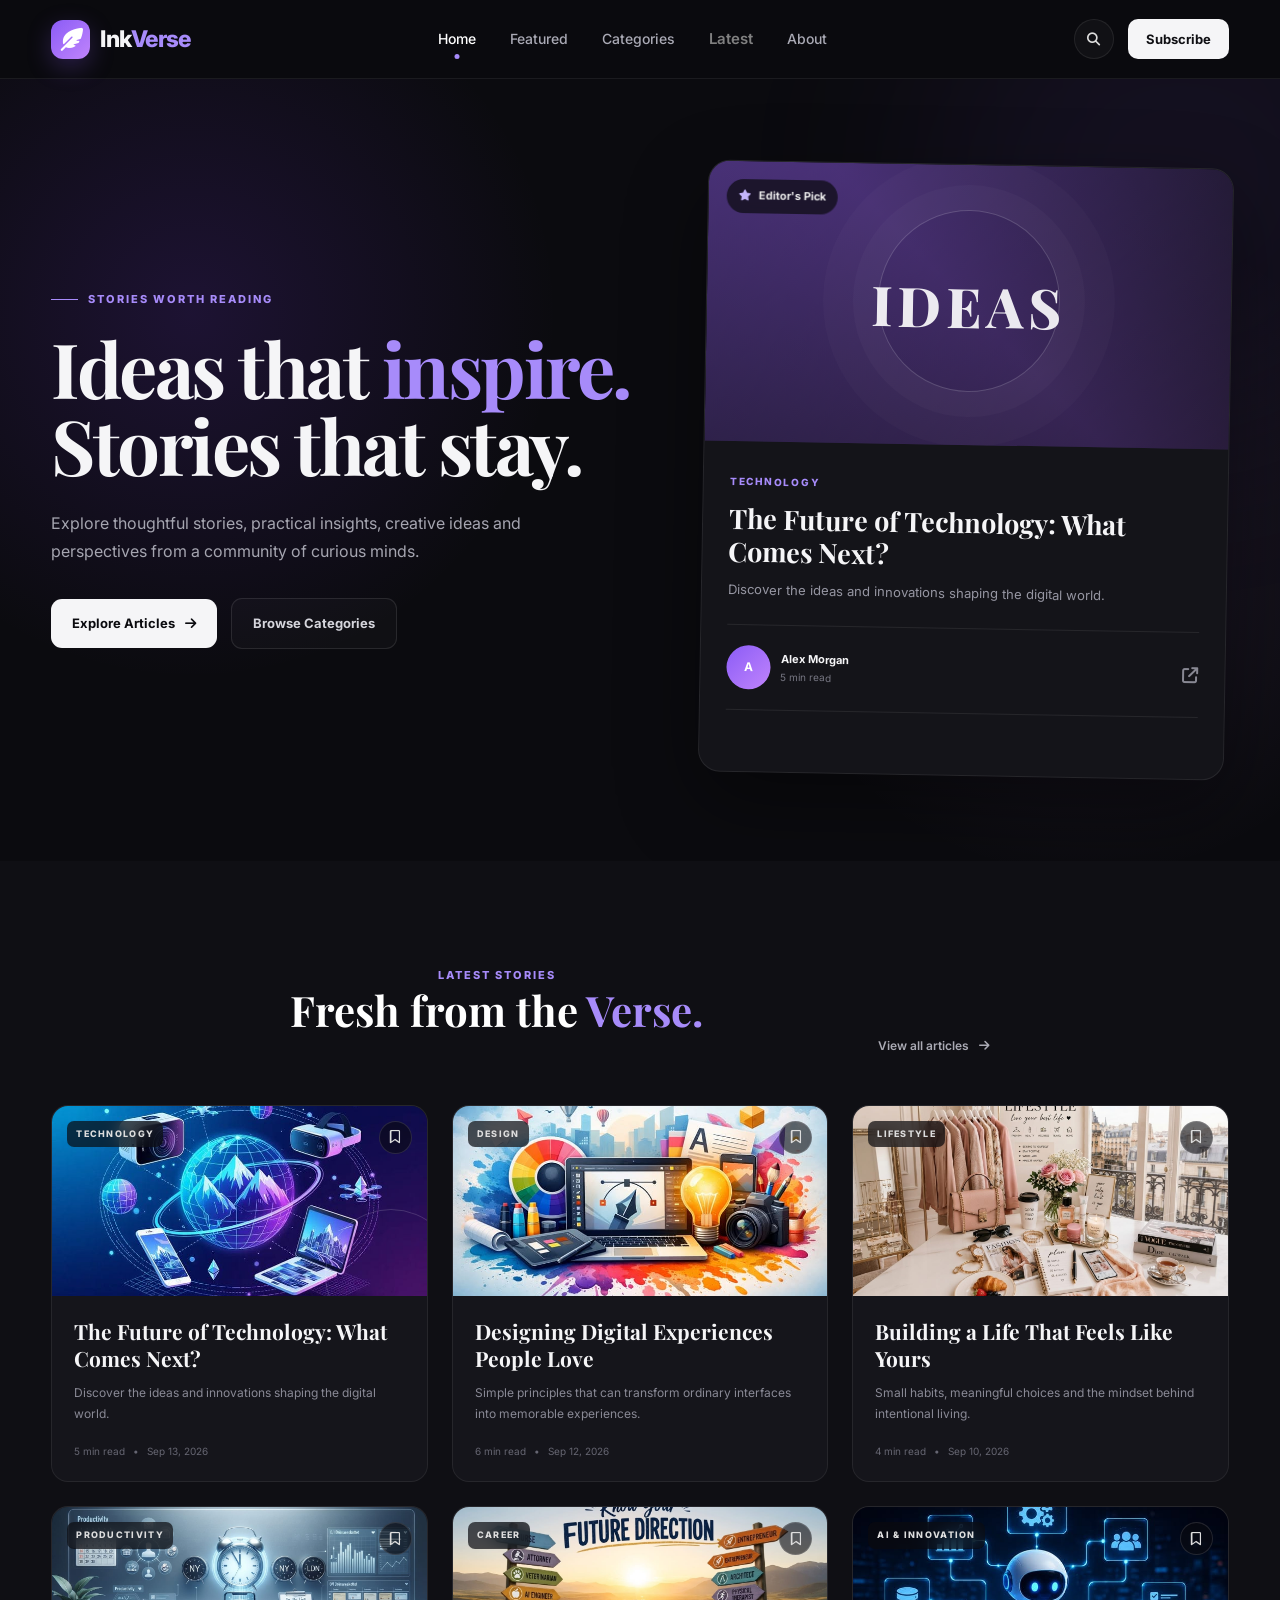
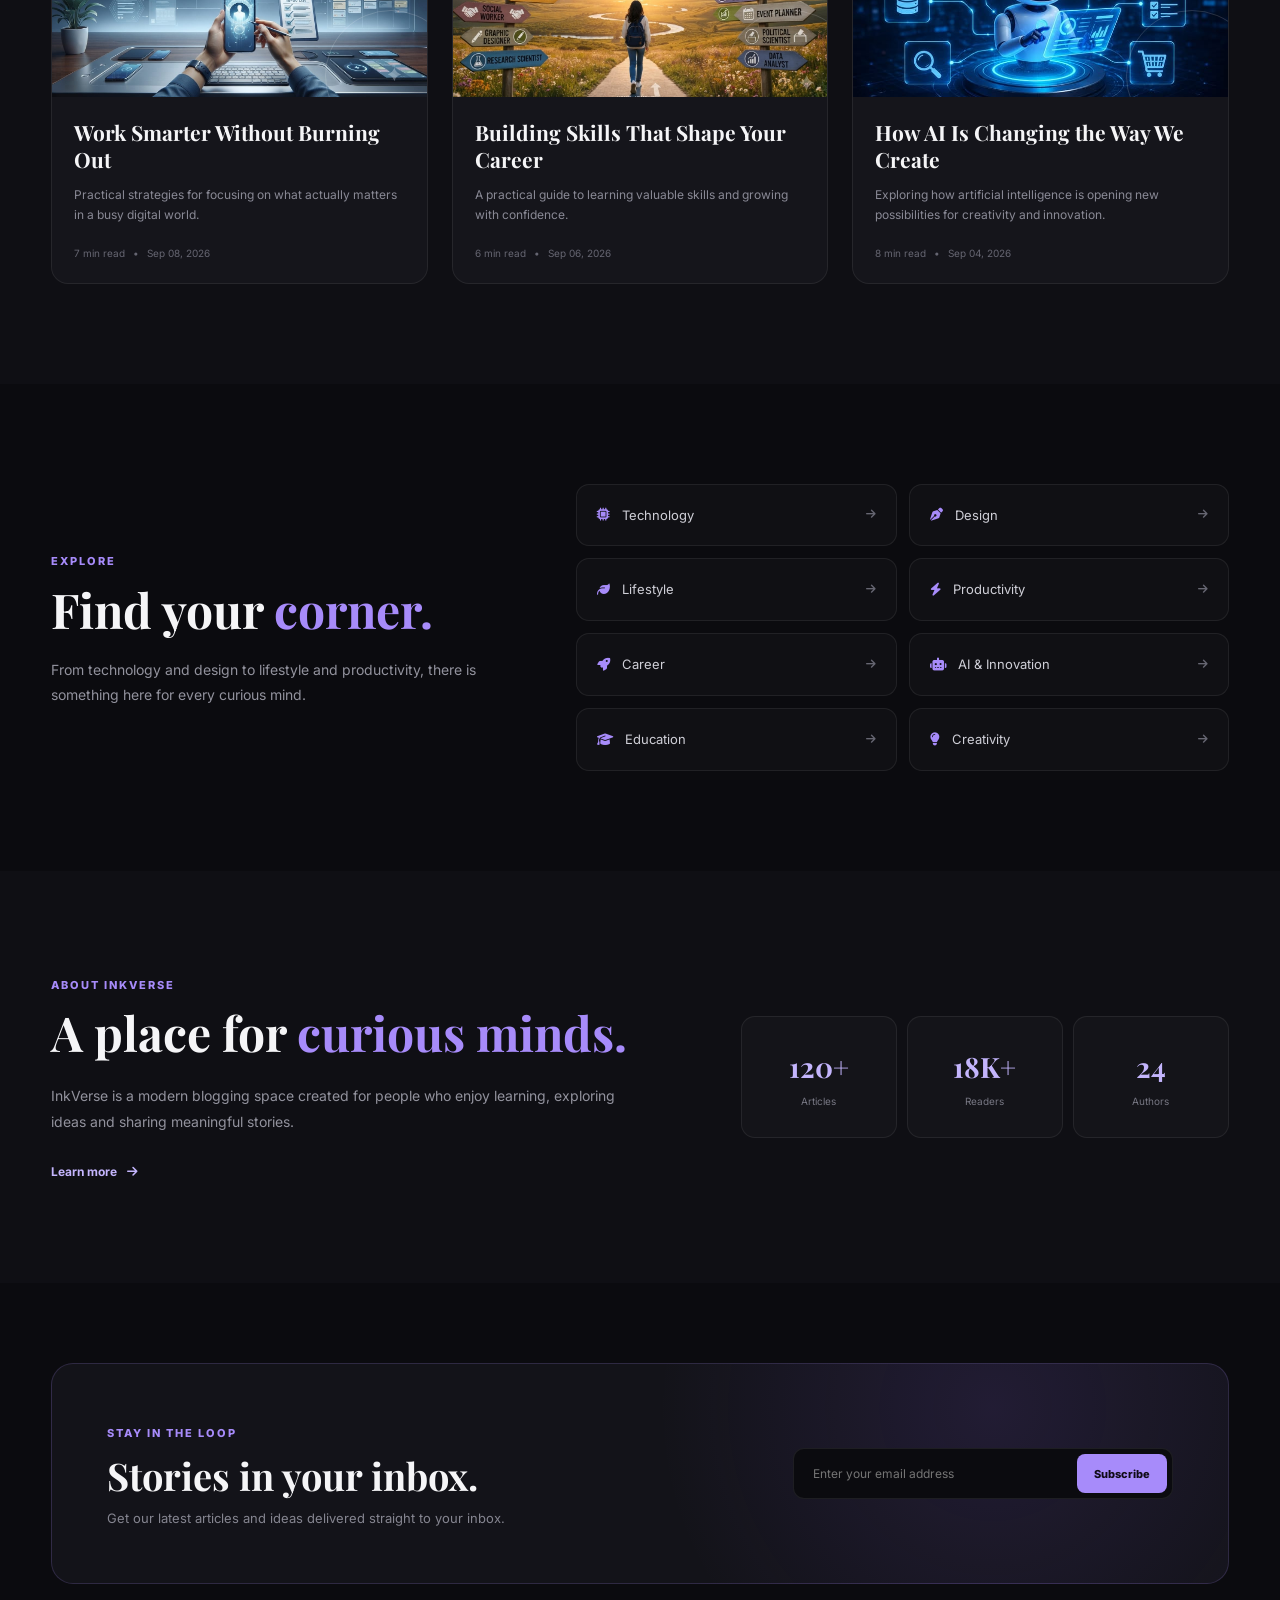
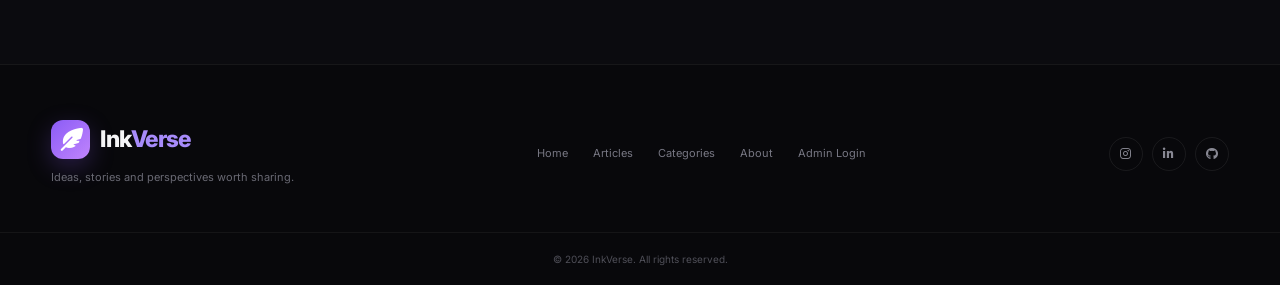
<file: index.html>
<!DOCTYPE html>
<html lang="en">
<head>
    <meta charset="UTF-8">
    <meta name="viewport" content="width=device-width, initial-scale=1.0">

    <title>InkVerse | Modern Blog</title>

    <link rel="stylesheet" href="style.css">

    <link rel="preconnect" href="https://fonts.googleapis.com">
    <link rel="preconnect" href="https://fonts.gstatic.com" crossorigin>

    <link href="https://fonts.googleapis.com/css2?family=Inter:wght@400;500;600;700;800&family=Playfair+Display:wght@600;700;800&display=swap" rel="stylesheet">

    <link rel="stylesheet"
        href="https://cdnjs.cloudflare.com/ajax/libs/font-awesome/6.5.2/css/all.min.css">
</head>

<body>

<!-- ================= HEADER ================= -->

<header class="header">

    <div class="container nav-wrapper">

        <a href="#" class="logo">
            <span class="logo-icon">
                <i class="fa-solid fa-feather-pointed"></i>
            </span>

            <span>Ink<span>Verse</span></span>
        </a>

        <nav class="navbar">
            <a href="#home" class="active">Home</a>
            <a href="#featured">Featured</a>
            <a href="#categories">Categories</a>
            <a href="latest-articles.html">Latest</a>
            <a href="#about">About</a>
        </nav>



</nav>

        <div class="nav-actions">

            <button class="search-btn" id="searchToggle" aria-label="Search">
                <i class="fa-solid fa-magnifying-glass"></i>
            </button>

            <a href="#subscribe" class="subscribe-btn">
                Subscribe
            </a>

            <button class="menu-btn" aria-label="Menu">
                <i class="fa-solid fa-bars"></i>
            </button>

        </div>

    </div>

    <!-- ================= SEARCH BAR ================= -->

    <div class="search-panel" id="searchPanel">

        <div class="container search-wrapper">

            <div class="search-input-box">

                <i class="fa-solid fa-magnifying-glass"></i>

                <input
                    type="text"
                    id="searchInput"
                    placeholder="Search articles..."
                >

                <button id="closeSearch" aria-label="Close search">
                    <i class="fa-solid fa-xmark"></i>
                </button>

            </div>

        </div>

    </div>

</header>


<!-- ================= HERO ================= -->

<main>

<section class="hero" id="home">

    <div class="hero-bg"></div>

    <div class="container hero-content">

        <div class="hero-text">

            <div class="eyebrow">
                <span></span>
                STORIES WORTH READING
            </div>

            <h1>
                Ideas that
                <span>inspire.</span>
                Stories that stay.
            </h1>

            <p>
                Explore thoughtful stories, practical insights,
                creative ideas and perspectives from a community
                of curious minds.
            </p>

            <div class="hero-buttons">

                <a href="#featured" class="primary-btn">
                    Explore Articles
                    <i class="fa-solid fa-arrow-right"></i>
                </a>

                <a href="#categories" class="secondary-btn">
                    Browse Categories
                </a>

            </div>

        </div>


        <div class="hero-card">

            <div class="hero-card-image">

                <div class="image-overlay"></div>

                <div class="featured-label">
                    <i class="fa-solid fa-star"></i>
                    Editor's Pick
                </div>

            </div>

            <div class="hero-card-content">

                <span class="category-label">
                    TECHNOLOGY
                </span>

                <h3>
                    The Future of Technology:
                    What Comes Next?
                </h3>

                <p>
                    Discover the ideas and innovations
                    shaping the digital world.
                </p>

                <div class="article-meta">

                    <div class="author">

                        <div class="author-avatar">
                            A
                        </div>

                        <div>
                            <strong>Alex Morgan</strong>
                            <small>5 min read</small>
                        </div>

                    </div>

                    <i class="fa-solid fa-arrow-up-right-from-square"></i>

                </div>

            </div>

        </div>

    </div>

</section>


<!-- ================= FEATURED ARTICLES ================= -->

<section class="featured-section" id="featured">

    <div class="container">

        <div class="section-heading">

            <div>

                <span class="section-label">
                    LATEST STORIES
                </span>

                <h2>
                    Fresh from the <span>Verse.</span>
                </h2>

            </div>

            <a href="#" class="view-all">
                View all articles
                <i class="fa-solid fa-arrow-right"></i>
            </a>

        </div>


        <!-- ================= ARTICLE GRID ================= -->

        <div class="articles-grid">


            <!-- ================= ARTICLE 1 ================= -->

            <article class="article-card"
                data-category="Technology">

                <div class="article-image image-one">

                    <img
                        src="images/technology.jpeg"
                        alt="Technology"
                    >

                    <span class="article-category">
                        TECHNOLOGY
                    </span>

                    <button
                        class="bookmark-btn"
                        aria-label="Bookmark article">

                        <i class="fa-regular fa-bookmark"></i>

                    </button>

                </div>


                <div class="article-content">

                    <h3>
                        The Future of Technology:
                        What Comes Next?
                    </h3>

                    <p>
                        Discover the ideas and innovations
                        shaping the digital world.
                    </p>

                    <div class="article-footer">

                        <span>5 min read</span>
                        <span>•</span>
                        <span>Sep 13, 2026</span>

                    </div>

                </div>

            </article>


            <!-- ================= ARTICLE 2 ================= -->

            <article class="article-card"
                data-category="Design">

                <div class="article-image image-two">

                    <img
                        src="images/design.jpeg"
                        alt="Design"
                    >

                    <span class="article-category">
                        DESIGN
                    </span>

                    <button
                        class="bookmark-btn"
                        aria-label="Bookmark article">

                        <i class="fa-regular fa-bookmark"></i>

                    </button>

                </div>


                <div class="article-content">

                    <h3>
                        Designing Digital Experiences
                        People Love
                    </h3>

                    <p>
                        Simple principles that can transform
                        ordinary interfaces into memorable experiences.
                    </p>

                    <div class="article-footer">

                        <span>6 min read</span>
                        <span>•</span>
                        <span>Sep 12, 2026</span>

                    </div>

                </div>

            </article>


            <!-- ================= ARTICLE 3 ================= -->

            <article class="article-card"
                data-category="Lifestyle">

                <div class="article-image image-three">

                    <img
                        src="images/lifestyle.jpeg"
                        alt="Lifestyle"
                    >

                    <span class="article-category">
                        LIFESTYLE
                    </span>

                    <button
                        class="bookmark-btn"
                        aria-label="Bookmark article">

                        <i class="fa-regular fa-bookmark"></i>

                    </button>

                </div>


                <div class="article-content">

                    <h3>
                        Building a Life That
                        Feels Like Yours
                    </h3>

                    <p>
                        Small habits, meaningful choices and
                        the mindset behind intentional living.
                    </p>

                    <div class="article-footer">

                        <span>4 min read</span>
                        <span>•</span>
                        <span>Sep 10, 2026</span>

                    </div>

                </div>

            </article>


            <!-- ================= ARTICLE 4 ================= -->

            <article class="article-card"
                data-category="Productivity">

                <div class="article-image image-four">

                    <img
                        src="images/productivity.jpeg"
                        alt="Productivity"
                    >

                    <span class="article-category">
                        PRODUCTIVITY
                    </span>

                    <button
                        class="bookmark-btn"
                        aria-label="Bookmark article">

                        <i class="fa-regular fa-bookmark"></i>

                    </button>

                </div>


                <div class="article-content">

                    <h3>
                        Work Smarter Without
                        Burning Out
                    </h3>

                    <p>
                        Practical strategies for focusing on what
                        actually matters in a busy digital world.
                    </p>

                    <div class="article-footer">

                        <span>7 min read</span>
                        <span>•</span>
                        <span>Sep 08, 2026</span>

                    </div>

                </div>

            </article>


            <!-- ================= ARTICLE 5 ================= -->

            <article class="article-card"
                data-category="Career">

                <div class="article-image image-five">

                    <img
                        src="images/career.jpeg"
                        alt="Career"
                    >

                    <span class="article-category">
                        CAREER
                    </span>

                    <button
                        class="bookmark-btn"
                        aria-label="Bookmark article">

                        <i class="fa-regular fa-bookmark"></i>

                    </button>

                </div>


                <div class="article-content">

                    <h3>
                        Building Skills That
                        Shape Your Career
                    </h3>

                    <p>
                        A practical guide to learning valuable
                        skills and growing with confidence.
                    </p>

                    <div class="article-footer">

                        <span>6 min read</span>
                        <span>•</span>
                        <span>Sep 06, 2026</span>

                    </div>

                </div>

            </article>


            <!-- ================= ARTICLE 6 ================= -->

            <article class="article-card"
                data-category="AI & Innovation">

                <div class="article-image image-six">

                    <img
                        src="images/ai.jpeg"
                        alt="AI & Innovation"
                    >

                    <span class="article-category">
                        AI & INNOVATION
                    </span>

                    <button
                        class="bookmark-btn"
                        aria-label="Bookmark article">

                        <i class="fa-regular fa-bookmark"></i>

                    </button>

                </div>


                <div class="article-content">

                    <h3>
                        How AI Is Changing
                        the Way We Create
                    </h3>

                    <p>
                        Exploring how artificial intelligence is
                        opening new possibilities for creativity
                        and innovation.
                    </p>

                    <div class="article-footer">

                        <span>8 min read</span>
                        <span>•</span>
                        <span>Sep 04, 2026</span>

                    </div>

                </div>

            </article>


        </div>

    </div>

</section>


<!-- ================= CATEGORIES ================= -->

<section class="categories-section" id="categories">

    <div class="container">

        <div class="categories-content">

            <div>

                <span class="section-label">
                    EXPLORE
                </span>

                <h2>
                    Find your <span>corner.</span>
                </h2>

                <p>
                    From technology and design to lifestyle
                    and productivity, there is something here
                    for every curious mind.
                </p>

            </div>


            <div class="category-list">

                <a href="#"
                    class="category-item"
                    data-category="Technology">

                    <span>
                        <i class="fa-solid fa-microchip"></i>
                        Technology
                    </span>

                    <i class="fa-solid fa-arrow-right"></i>

                </a>


                <a href="#"
                    class="category-item"
                    data-category="Design">

                    <span>
                        <i class="fa-solid fa-pen-nib"></i>
                        Design
                    </span>

                    <i class="fa-solid fa-arrow-right"></i>

                </a>


                <a href="#"
                    class="category-item"
                    data-category="Lifestyle">

                    <span>
                        <i class="fa-solid fa-leaf"></i>
                        Lifestyle
                    </span>

                    <i class="fa-solid fa-arrow-right"></i>

                </a>


                <a href="#"
                    class="category-item"
                    data-category="Productivity">

                    <span>
                        <i class="fa-solid fa-bolt"></i>
                        Productivity
                    </span>

                    <i class="fa-solid fa-arrow-right"></i>

                </a>


                <a href="#"
                    class="category-item"
                    data-category="Career">

                    <span>
                        <i class="fa-solid fa-rocket"></i>
                        Career
                    </span>

                    <i class="fa-solid fa-arrow-right"></i>

                </a>


                <a href="#"
                    class="category-item"
                    data-category="AI & Innovation">

                    <span>
                        <i class="fa-solid fa-robot"></i>
                        AI & Innovation
                    </span>

                    <i class="fa-solid fa-arrow-right"></i>

                </a>


                <a href="#"
                    class="category-item"
                    data-category="Education">

                    <span>
                        <i class="fa-solid fa-graduation-cap"></i>
                        Education
                    </span>

                    <i class="fa-solid fa-arrow-right"></i>

                </a>


                <a href="#"
                    class="category-item"
                    data-category="Creativity">

                    <span>
                        <i class="fa-solid fa-lightbulb"></i>
                        Creativity
                    </span>

                    <i class="fa-solid fa-arrow-right"></i>

                </a>

            </div>

        </div>

    </div>

</section>


<!-- ================= ABOUT ================= -->

<section class="about-section" id="about">

    <div class="container about-wrapper">

        <div class="about-box">

            <span class="section-label">
                ABOUT INKVERSE
            </span>

            <h2>
                A place for
                <span>curious minds.</span>
            </h2>

            <p>
                InkVerse is a modern blogging space created for
                people who enjoy learning, exploring ideas and
                sharing meaningful stories.
            </p>

            <a href="#" class="text-link">

                Learn more

                <i class="fa-solid fa-arrow-right"></i>

            </a>

        </div>


        <div class="about-stats">

            <div>
                <strong>120+</strong>
                <span>Articles</span>
            </div>

            <div>
                <strong>18K+</strong>
                <span>Readers</span>
            </div>

            <div>
                <strong>24</strong>
                <span>Authors</span>
            </div>

        </div>

    </div>

</section>


<!-- ================= NEWSLETTER ================= -->

<section class="newsletter-section" id="subscribe">

    <div class="container newsletter">

        <div>

            <span class="section-label">
                STAY IN THE LOOP
            </span>

            <h2>
                Stories in your inbox.
            </h2>

            <p>
                Get our latest articles and ideas delivered
                straight to your inbox.
            </p>

        </div>


        <form class="newsletter-form">

            <input
                type="email"
                placeholder="Enter your email address"
                required
            >

            <button type="submit">
                Subscribe
            </button>

        </form>

    </div>

</section>

</main>


<!-- ================= FOOTER ================= -->

<footer class="footer">

    <div class="container footer-wrapper">

        <div class="footer-brand">

            <a href="#" class="logo">

                <span class="logo-icon">
                    <i class="fa-solid fa-feather-pointed"></i>
                </span>

                <span>
                    Ink<span>Verse</span>
                </span>

            </a>

            <p>
                Ideas, stories and perspectives
                worth sharing.
            </p>

        </div>


        <div class="footer-links">
         
            <a href="#home">Home</a>
            <a href="#featured">Articles</a>
            <a href="#categories">Categories</a>
            <a href="#about">About</a>
<a href="admin.html">Admin Login</a>
        </div>


        <div class="social-links">

            <a href="#">
                <i class="fa-brands fa-instagram"></i>
            </a>

            <a href="#">
                <i class="fa-brands fa-linkedin-in"></i>
            </a>

            <a href="#">
                <i class="fa-brands fa-github"></i>
            </a>

        </div>

    </div>


    <div class="copyright">
        © 2026 InkVerse. All rights reserved.
    </div>

</footer>


<script src="script.js"></script>


</body>
</html>
</file>
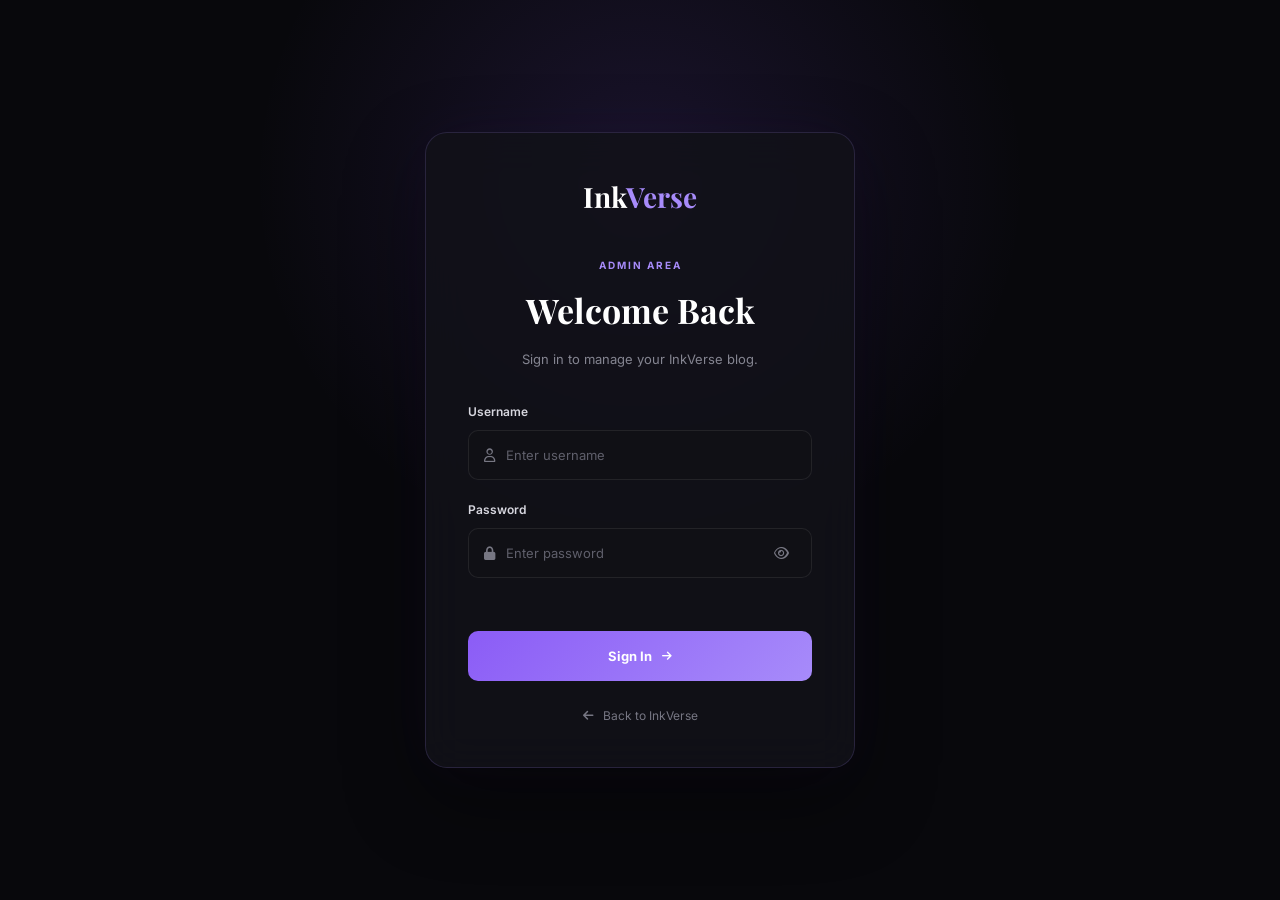
<file: admin-articles.html>
<!DOCTYPE html>
<html lang="en">

<head>
    <meta charset="UTF-8">
    <meta name="viewport" content="width=device-width, initial-scale=1.0">

    <title>Manage Articles | InkVerse</title>

    <link rel="preconnect" href="https://fonts.googleapis.com">
    <link rel="preconnect" href="https://fonts.gstatic.com" crossorigin>

    <link
        href="https://fonts.googleapis.com/css2?family=Inter:wght@400;500;600;700&family=Playfair+Display:wght@600;700&display=swap"
        rel="stylesheet">

    <link
        rel="stylesheet"
        href="https://cdnjs.cloudflare.com/ajax/libs/font-awesome/6.5.2/css/all.min.css">

    <link rel="stylesheet" href="style.css">
</head>

<body class="admin-dashboard-page">

    <!-- Sidebar -->

    <aside class="admin-sidebar">

        <a href="index.html" class="admin-dashboard-logo">
            Ink<span>Verse</span>
        </a>

        <nav class="admin-sidebar-nav">

            <a href="admin-dashboard.html">
                <i class="fa-solid fa-chart-line"></i>
                Dashboard
            </a>

            <a href="admin-articles.html" class="active">
                <i class="fa-regular fa-pen-to-square"></i>
                Articles
            </a>

            <a href="#">
                <i class="fa-regular fa-folder"></i>
                Categories
            </a>

            <a href="#">
                <i class="fa-regular fa-comments"></i>
                Comments
            </a>

        </nav>

        <div class="admin-sidebar-bottom">

            <a href="index.html">
                <i class="fa-solid fa-arrow-left"></i>
                Back to Blog
            </a>

            <button id="logoutBtn">
                <i class="fa-solid fa-right-from-bracket"></i>
                Logout
            </button>

        </div>

    </aside>


    <!-- Main -->

    <main class="admin-dashboard-main">

        <header class="admin-dashboard-header">

            <div>

                <span class="admin-small-label">
                    CONTENT MANAGEMENT
                </span>

                <h1>Manage Articles</h1>

                <p>
                    Create and manage your InkVerse articles.
                </p>

            </div>

            <div class="admin-user">

                <div class="admin-user-avatar">
                    A
                </div>

                <div>
                    <strong>Admin</strong>
                    <span>Administrator</span>
                </div>

            </div>

        </header>


        <!-- Add Article -->

        <section class="admin-article-editor">

            <div class="admin-section-heading">

                <div>
                    <span>CREATE CONTENT</span>
                    <h2>Add New Article</h2>
                </div>

            </div>


            <form id="articleForm">
<input type="hidden" id="editingArticleId" value="">

                <!-- Title -->

                <div class="admin-editor-group">

                    <label for="articleTitle">
                        Article Title
                    </label>

                    <input
                        type="text"
                        id="articleTitle"
                        placeholder="Enter article title"
                    >

                </div>


                <!-- Category + Read Time -->

                <div class="admin-editor-row">

                    <div class="admin-editor-group">

                        <label for="articleCategory">
                            Category
                        </label>

                        <select id="articleCategory">

                            <option value="">
                                Select Category
                            </option>

                            <option value="Technology">
                                Technology
                            </option>

                            <option value="Design">
                                Design
                            </option>

                            <option value="Lifestyle">
                                Lifestyle
                            </option>

                            <option value="Productivity">
                                Productivity
                            </option>

                            <option value="Career">
                                Career
                            </option>

                            <option value="AI & Innovation">
                                AI & Innovation
                            </option>

                            <option value="Education">
                                Education
                            </option>

                            <option value="Creativity">
                                Creativity
                            </option>

                        </select>

                    </div>


                    <div class="admin-editor-group">

                        <label for="articleReadTime">
                            Read Time
                        </label>

                        <input
                            type="text"
                            id="articleReadTime"
                            placeholder="e.g. 5 min read"
                        >

                    </div>

                </div>


                <!-- Intro -->

                <div class="admin-editor-group">

                    <label for="articleIntro">
                        Article Introduction
                    </label>

                    <textarea
                        id="articleIntro"
                        rows="4"
                        placeholder="Write a short introduction..."
                    ></textarea>

                </div>


                <!-- Content -->

                <div class="admin-editor-group">

                    <label for="articleContent">
                        Article Content
                    </label>

                    <textarea
                        id="articleContent"
                        rows="12"
                        placeholder="Write your article content here..."
                    ></textarea>

                </div>


                <!-- Image -->

                <div class="admin-editor-group">

                    <label for="articleImage">
                        Article Image
                    </label>

                    <input
                        type="file"
                        id="articleImage"
                        accept="image/*"
                    >

                    <small class="admin-file-help">
                        Select JPG, JPEG or PNG image.
                    </small>

                </div>


                <!-- Message -->

                <p
                    id="articleMessage"
                    class="article-form-message"
                ></p>


                <!-- Buttons -->

                <div class="admin-editor-actions">

    <a 
        href="admin-dashboard.html" 
        class="admin-cancel-btn" 
    > 
        Cancel 
    </a>

    <button
        type="button"
        id="cancelEditBtn"
        class="admin-cancel-edit-btn"
        style="display: none;"
    >
        <i class="fa-solid fa-xmark"></i>
        Cancel Edit
    </button>

    <button 
        type="submit" 
        class="admin-save-btn"
        id="articleSubmitBtn"
    > 
        <i class="fa-solid fa-plus"></i> 
        Add Article 
    </button> 

</div>
            </form>
            <!-- Saved Articles -->

            <section class="admin-saved-articles">

                <div class="admin-section-heading">

                    <div>
                        <span>SAVED CONTENT</span>
                        <h2>All Articles</h2>
                    </div>

                    <span
                        id="articleTotal"
                        class="article-total"
                    >
                        0 Articles
                    </span>

                </div>

                <div
                    id="savedArticlesList"
                    class="saved-articles-list"
                ></div>

            </section>
        </section>

    </main>


    <script src="admin-articles.js"></script>

</body>

</html>
</file>
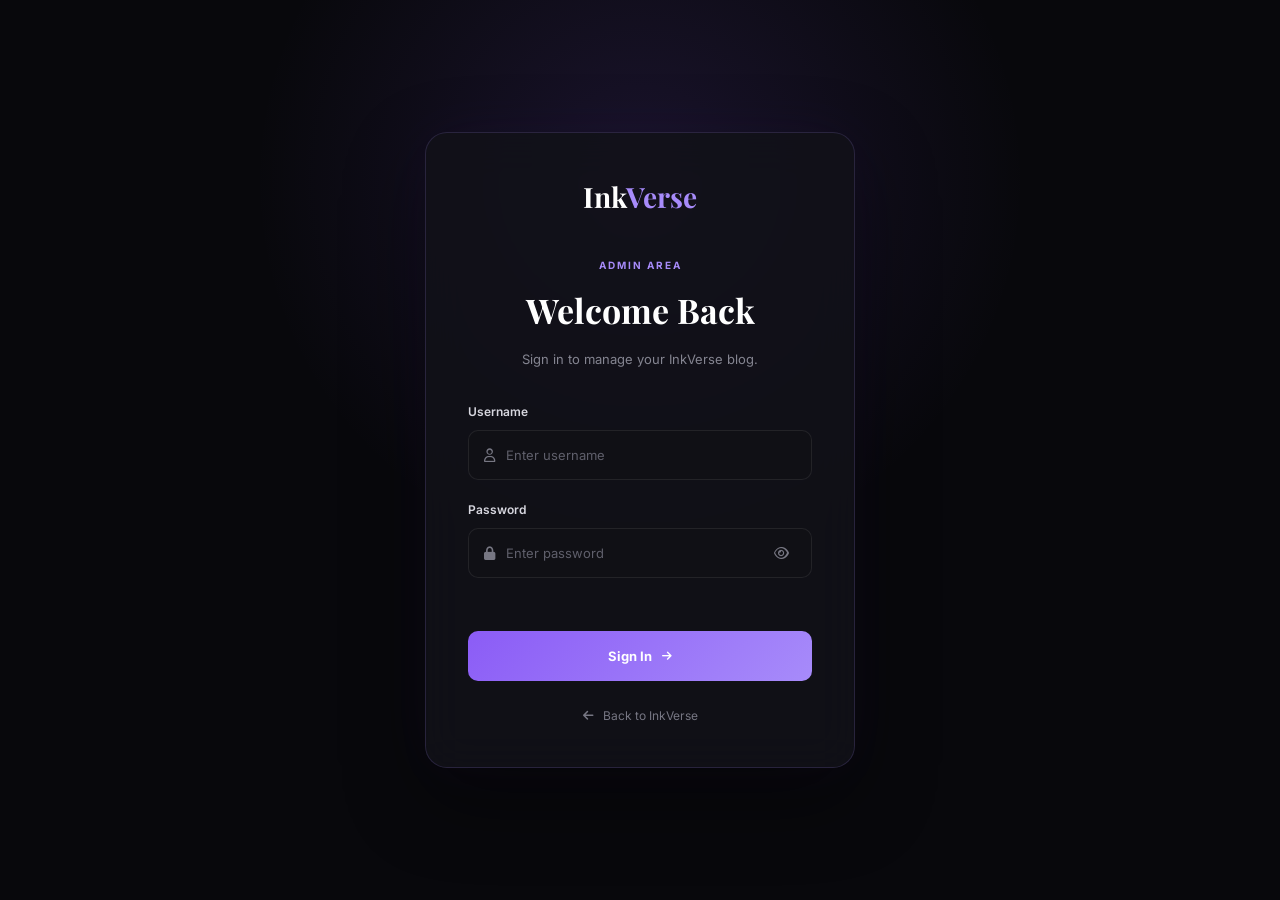
<file: admin-dashboard.html>
<!DOCTYPE html>
<html lang="en">

<head>
    <meta charset="UTF-8">
    <meta name="viewport" content="width=device-width, initial-scale=1.0">

    <title>Admin Dashboard | InkVerse</title>

    <link rel="preconnect" href="https://fonts.googleapis.com">
    <link rel="preconnect" href="https://fonts.gstatic.com" crossorigin>

    <link
        href="https://fonts.googleapis.com/css2?family=Inter:wght@400;500;600;700&family=Playfair+Display:wght@600;700&display=swap"
        rel="stylesheet">

    <link
        rel="stylesheet"
        href="https://cdnjs.cloudflare.com/ajax/libs/font-awesome/6.5.2/css/all.min.css">

    <link rel="stylesheet" href="style.css">
</head>

<body class="admin-dashboard-page">

    <!-- Sidebar -->

    <aside class="admin-sidebar">

        <a href="index.html" class="admin-dashboard-logo">
            Ink<span>Verse</span>
        </a>

        <nav class="admin-sidebar-nav">

            <a href="#" class="active">
                <i class="fa-solid fa-chart-line"></i>
                Dashboard
            </a>

           <a href="admin-articles.html">
    <i class="fa-regular fa-pen-to-square"></i>
    Articles
</a>

            <a href="#">
                <i class="fa-regular fa-folder"></i>
                Categories
            </a>

            <a href="#">
                <i class="fa-regular fa-comments"></i>
                Comments
            </a>

        </nav>

        <div class="admin-sidebar-bottom">

            <a href="index.html">
                <i class="fa-solid fa-arrow-left"></i>
                Back to Blog
            </a>

            <button id="logoutBtn">
                <i class="fa-solid fa-right-from-bracket"></i>
                Logout
            </button>

        </div>

    </aside>


    <!-- Main Dashboard -->

    <main class="admin-dashboard-main">

        <header class="admin-dashboard-header">

            <div>
                <span class="admin-small-label">
                    INKVERSE ADMIN
                </span>

                <h1>Dashboard</h1>

                <p>
                    Welcome back, Admin. Here's what's happening with your blog.
                </p>
            </div>

            <div class="admin-user">

                <div class="admin-user-avatar">
                    A
                </div>

                <div>
                    <strong>Admin</strong>
                    <span>Administrator</span>
                </div>

            </div>

        </header>


        <!-- Stats -->

        <section class="admin-stats">

            <div class="admin-stat-card">

                <div class="admin-stat-icon">
                    <i class="fa-regular fa-newspaper"></i>
                </div>

                <div>
                    <span>Total Articles</span>
                    <strong>6</strong>
                </div>

            </div>


            <div class="admin-stat-card">

                <div class="admin-stat-icon">
                    <i class="fa-regular fa-folder-open"></i>
                </div>

                <div>
                    <span>Categories</span>
                    <strong>8</strong>
                </div>

            </div>


            <div class="admin-stat-card">

                <div class="admin-stat-icon">
                    <i class="fa-regular fa-comments"></i>
                </div>

                <div>
                    <span>Comments</span>
                    <strong id="commentCount">0</strong>
                </div>

            </div>


            <div class="admin-stat-card">

                <div class="admin-stat-icon">
                    <i class="fa-solid fa-eye"></i>
                </div>

                <div>
                    <span>Page Status</span>
                    <strong>Live</strong>
                </div>

            </div>

        </section>


        <!-- Quick Actions -->

        <section class="admin-section">

            <div class="admin-section-heading">

                <div>
                    <span>MANAGEMENT</span>
                    <h2>Quick Actions</h2>
                </div>

            </div>


            <div class="admin-action-grid">

                <button class="admin-action-card">

                    <div class="admin-action-icon">
                        <i class="fa-solid fa-plus"></i>
                    </div>

                    <div>
                        <h3>Add New Article</h3>
                        <p>Create and publish a new blog post.</p>
                    </div>

                    <i class="fa-solid fa-arrow-right admin-action-arrow"></i>

                </button>


                <button class="admin-action-card">

                    <div class="admin-action-icon">
                        <i class="fa-regular fa-pen-to-square"></i>
                    </div>

                    <div>
                        <h3>Manage Articles</h3>
                        <p>Edit or remove existing articles.</p>
                    </div>

                    <i class="fa-solid fa-arrow-right admin-action-arrow"></i>

                </button>


                <button class="admin-action-card">

                    <div class="admin-action-icon">
                        <i class="fa-regular fa-comments"></i>
                    </div>

                    <div>
                        <h3>Manage Comments</h3>
                        <p>Review and manage reader comments.</p>
                    </div>

                    <i class="fa-solid fa-arrow-right admin-action-arrow"></i>

                </button>


                <button class="admin-action-card">

                    <div class="admin-action-icon">
                        <i class="fa-solid fa-globe"></i>
                    </div>

                    <div>
                        <h3>View Website</h3>
                        <p>Open the public InkVerse website.</p>
                    </div>

                    <i class="fa-solid fa-arrow-right admin-action-arrow"></i>

                </button>

            </div>

        </section>


        <!-- Recent Articles -->

        <section class="admin-section">

            <div class="admin-section-heading">

                <div>
                    <span>CONTENT</span>
                    <h2>Recent Articles</h2>
                </div>

                <a href="#" class="admin-view-all">
                    View All
                    <i class="fa-solid fa-arrow-right"></i>
                </a>

            </div>


            <div class="admin-table-wrapper">

                <table class="admin-table">

                    <thead>
                        <tr>
                            <th>Article</th>
                            <th>Category</th>
                            <th>Status</th>
                            <th>Read Time</th>
                        </tr>
                    </thead>

                    <tbody>

                        <tr>
                            <td>
                                <strong>
                                    The Future of Technology: What Comes Next?
                                </strong>
                            </td>

                            <td>Technology</td>

                            <td>
                                <span class="status-badge published">
                                    Published
                                </span>
                            </td>

                            <td>5 min</td>
                        </tr>


                        <tr>
                            <td>
                                <strong>
                                    Designing Digital Experiences People Love
                                </strong>
                            </td>

                            <td>Design</td>

                            <td>
                                <span class="status-badge published">
                                    Published
                                </span>
                            </td>

                            <td>4 min</td>
                        </tr>


                        <tr>
                            <td>
                                <strong>
                                    Building a Life That Feels Like Yours
                                </strong>
                            </td>

                            <td>Lifestyle</td>

                            <td>
                                <span class="status-badge published">
                                    Published
                                </span>
                            </td>

                            <td>6 min</td>
                        </tr>

                    </tbody>

                </table>

            </div>

        </section>

    </main>


    <script src="admin-dashboard.js"></script>

</body>

</html>
</file>
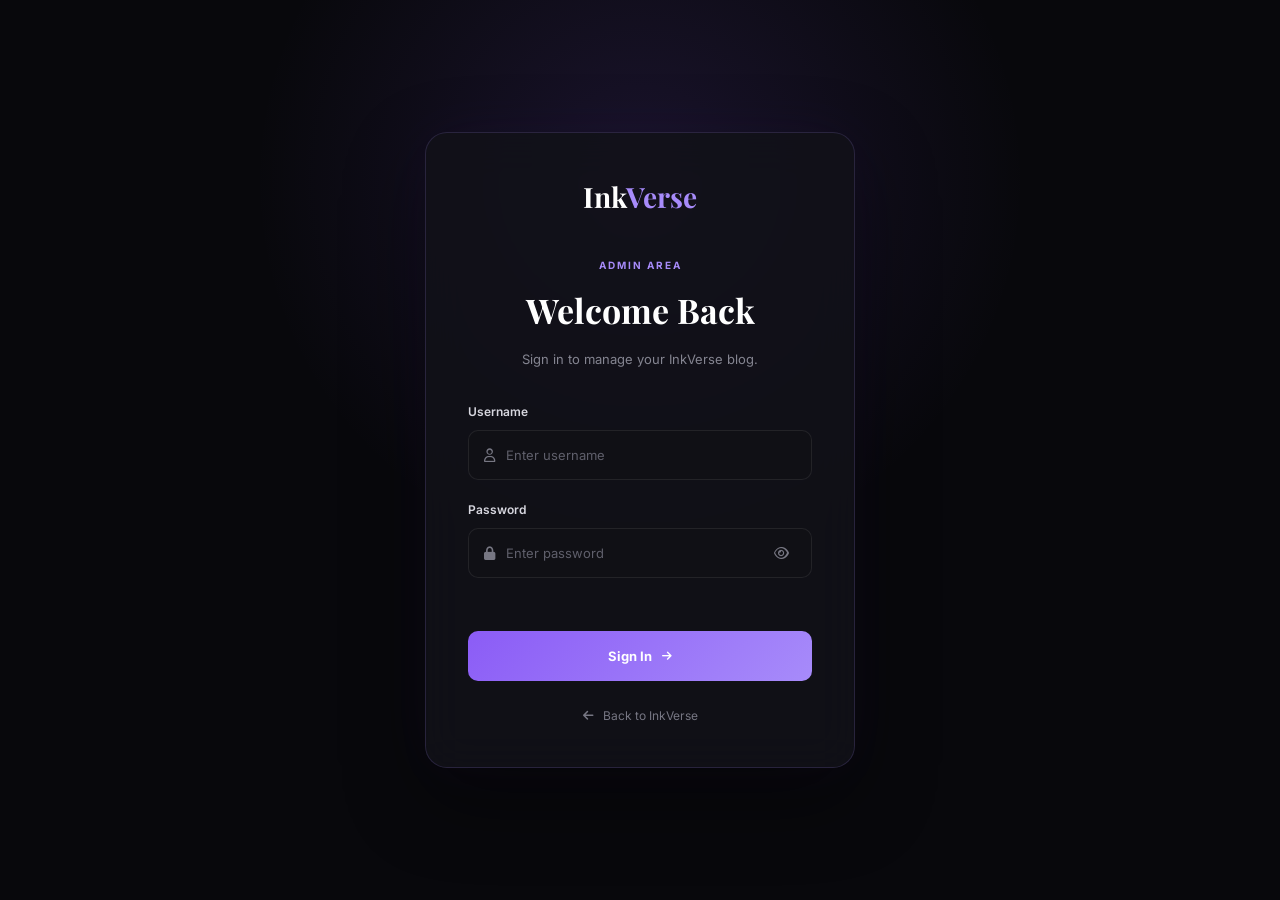
<file: admin.html>
<!DOCTYPE html>
<html lang="en">

<head>
    <meta charset="UTF-8">
    <meta name="viewport" content="width=device-width, initial-scale=1.0">

    <title>Admin Login | InkVerse</title>

    <link rel="preconnect" href="https://fonts.googleapis.com">
    <link rel="preconnect" href="https://fonts.gstatic.com" crossorigin>

    <link
        href="https://fonts.googleapis.com/css2?family=Inter:wght@400;500;600;700&family=Playfair+Display:wght@600;700&display=swap"
        rel="stylesheet">

    <link
        rel="stylesheet"
        href="https://cdnjs.cloudflare.com/ajax/libs/font-awesome/6.5.2/css/all.min.css">

    <link rel="stylesheet" href="style.css">
</head>

<body class="admin-page">

    <main class="admin-login-page">

        <div class="admin-login-card">

            <a href="index.html" class="admin-logo">
                Ink<span>Verse</span>
            </a>

            <div class="admin-login-heading">

                <span>ADMIN AREA</span>

                <h1>Welcome Back</h1>

                <p>
                    Sign in to manage your InkVerse blog.
                </p>

            </div>


            <form id="adminLoginForm" class="admin-login-form">

                <div class="admin-form-group">

                    <label for="adminUsername">
                        Username
                    </label>

                    <div class="admin-input-box">

                        <i class="fa-regular fa-user"></i>

                        <input
                            type="text"
                            id="adminUsername"
                            placeholder="Enter username"
                            autocomplete="username"
                        >

                    </div>

                </div>


                <div class="admin-form-group">

                    <label for="adminPassword">
                        Password
                    </label>

                    <div class="admin-input-box">

                        <i class="fa-solid fa-lock"></i>

                        <input
                            type="password"
                            id="adminPassword"
                            placeholder="Enter password"
                            autocomplete="current-password"
                        >

                        <button
                            type="button"
                            id="togglePassword"
                            class="password-toggle"
                            aria-label="Show password"
                        >
                            <i class="fa-regular fa-eye"></i>
                        </button>

                    </div>

                </div>


                <p
                    id="loginMessage"
                    class="login-message"
                ></p>


                <button
                    type="submit"
                    class="admin-login-btn"
                >
                    Sign In

                    <i class="fa-solid fa-arrow-right"></i>
                </button>

            </form>


            <a href="index.html" class="back-to-blog">
                <i class="fa-solid fa-arrow-left"></i>
                Back to InkVerse
            </a>

        </div>

    </main>


    <script src="admin.js"></script>

</body>

</html>
</file>
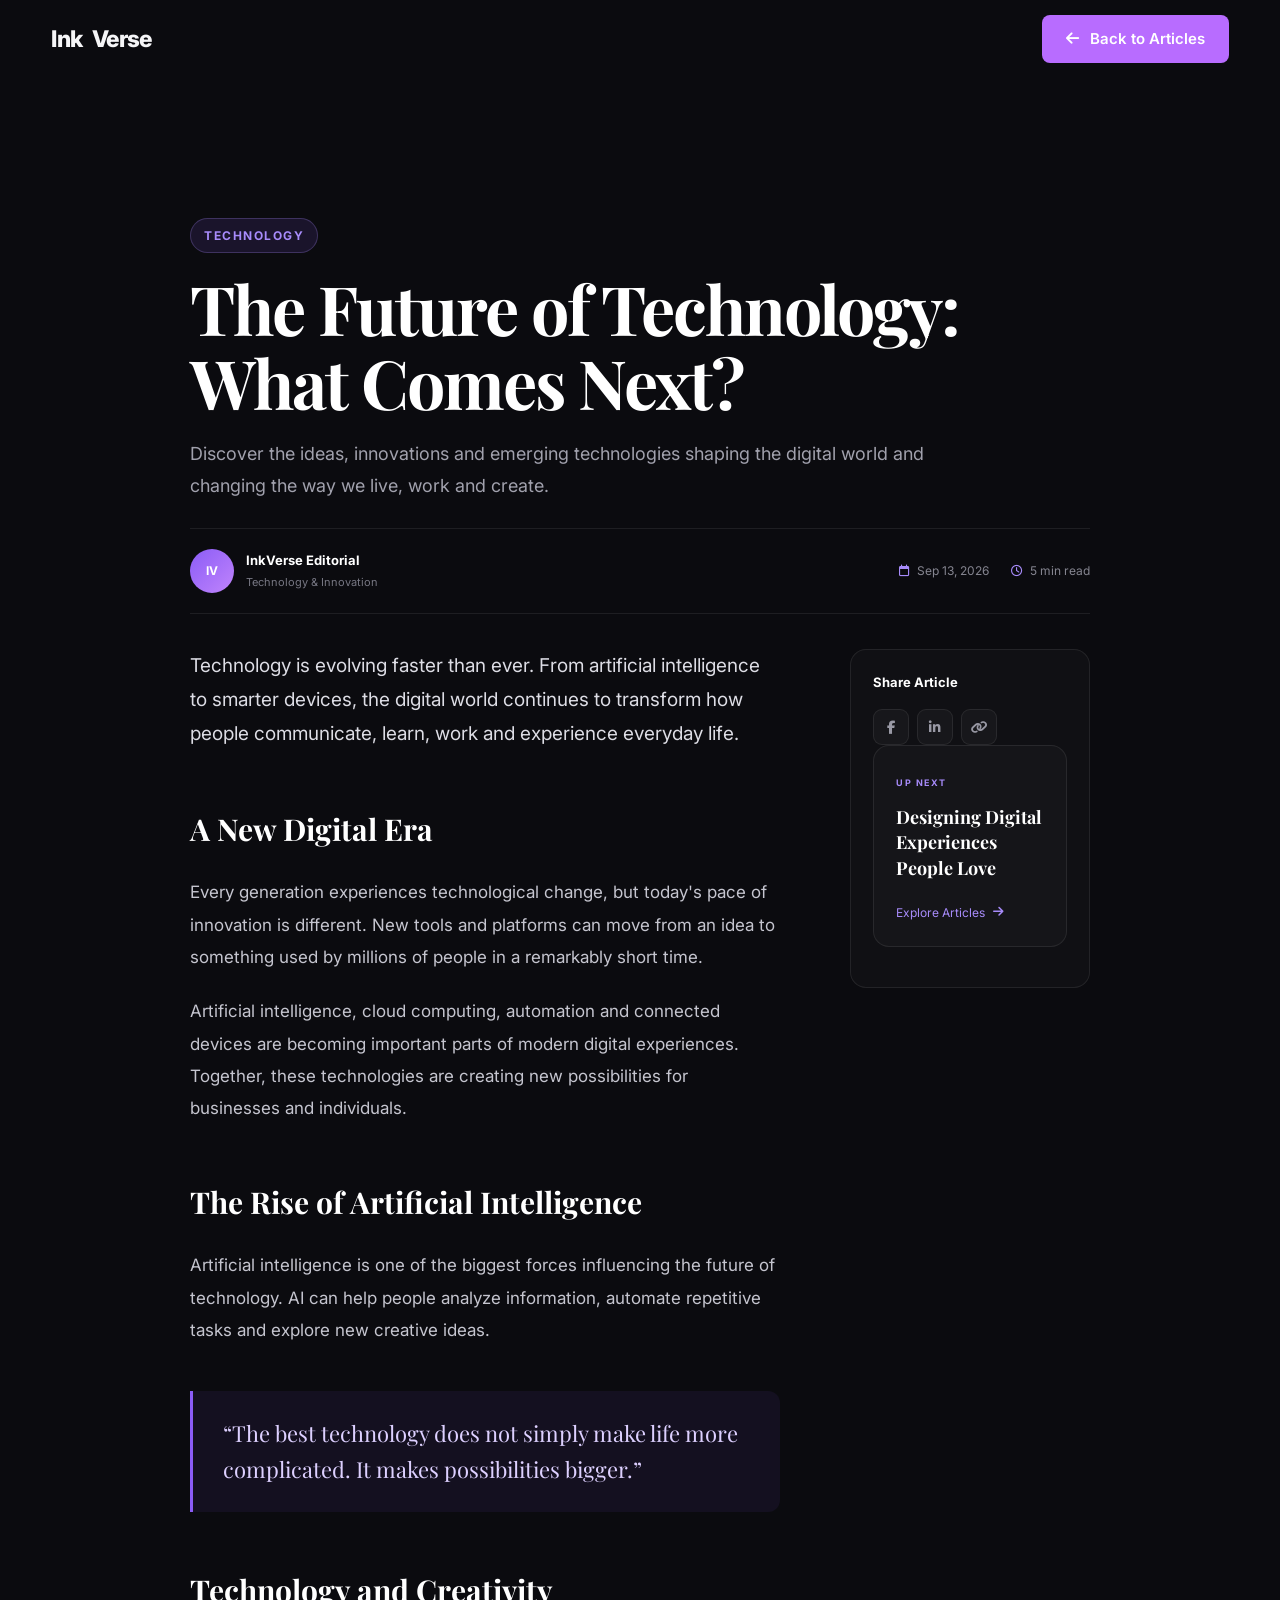
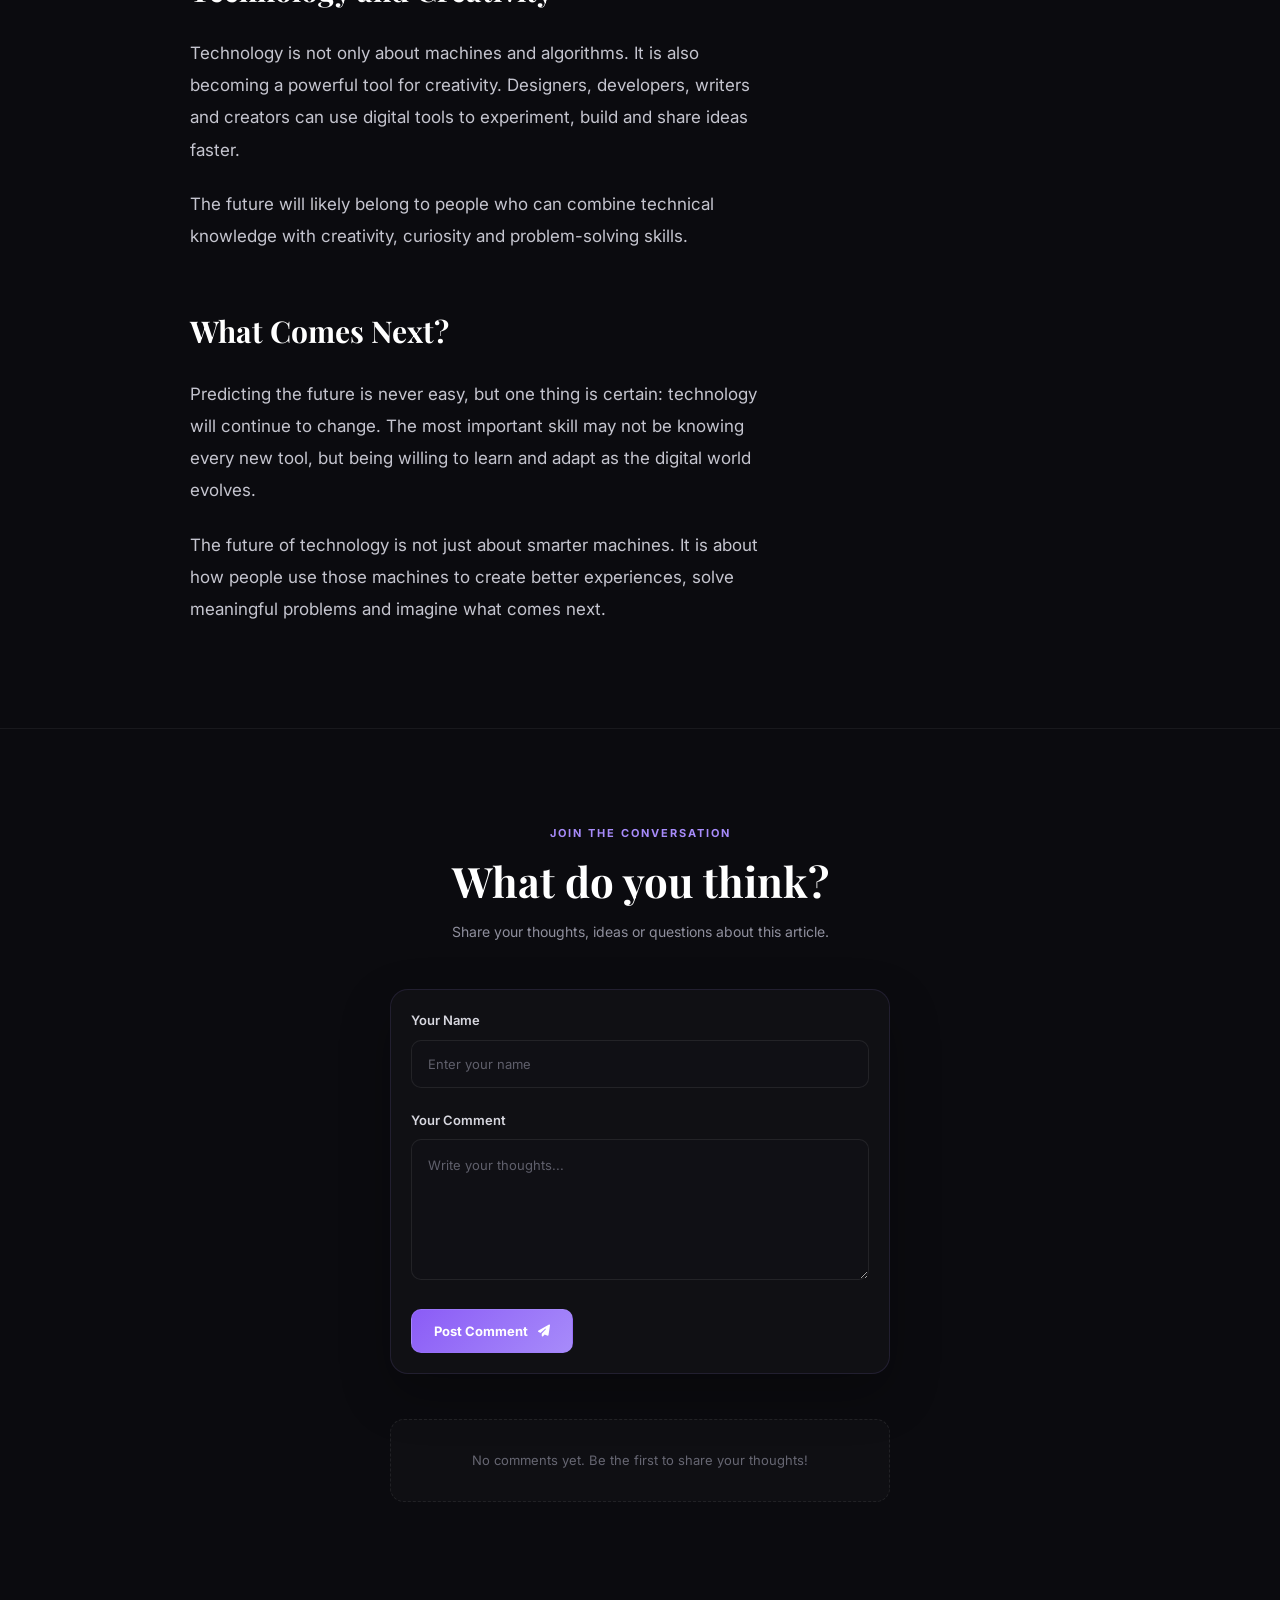
<file: article.html>
<!DOCTYPE html>
<html lang="en">

<head>
    <meta charset="UTF-8">
    <meta name="viewport" content="width=device-width, initial-scale=1.0">

    <title>Article | InkVerse</title>

    <link rel="preconnect" href="https://fonts.googleapis.com">
    <link rel="preconnect" href="https://fonts.gstatic.com" crossorigin>

    <link href="https://fonts.googleapis.com/css2?family=Inter:wght@400;500;600;700&family=Playfair+Display:wght@600;700&display=swap"
        rel="stylesheet">

    <link rel="stylesheet"
        href="https://cdnjs.cloudflare.com/ajax/libs/font-awesome/6.5.2/css/all.min.css">

    <link rel="stylesheet" href="style.css">
</head>

<body>

    <!-- =========================
         HEADER
    ========================== -->

    <header class="site-header">

        <div class="container nav-wrapper">

            <a href="index.html" class="logo">
                Ink<span>Verse</span>
            </a>

           

            <div class="nav-actions">

                <a href="index.html" class="back-home">
                    <i class="fa-solid fa-arrow-left"></i>
                    Back to Articles
                </a>

            </div>

        </div>

    </header>


    <!-- =========================
         ARTICLE HERO
    ========================== -->

    <main>

        <section class="article-detail">

            <div class="container article-detail-container">

                <div class="article-detail-category">
                    TECHNOLOGY
                </div>

                <h1>
                    The Future of Technology:
                    What Comes Next?
                </h1>

                <p class="article-detail-intro">
                    Discover the ideas, innovations and emerging technologies
                    shaping the digital world and changing the way we live,
                    work and create.
                </p>

                <div class="article-meta">

                    <div class="author-info">

                        <div class="author-avatar">
                            IV
                        </div>

                        <div>
                            <strong>InkVerse Editorial</strong>
                            <span>Technology & Innovation</span>
                        </div>

                    </div>

                    <div class="article-meta-right">

                        <span>
                            <i class="fa-regular fa-calendar"></i>
                            Sep 13, 2026
                        </span>

                        <span>
                            <i class="fa-regular fa-clock"></i>
                            5 min read
                        </span>

                    </div>

                </div>

                <!-- ARTICLE CONTENT -->

                <div class="article-layout">

                    <article class="article-body">

                        <p class="article-lead">
                            Technology is evolving faster than ever.
                            From artificial intelligence to smarter devices,
                            the digital world continues to transform how
                            people communicate, learn, work and experience
                            everyday life.
                        </p>

                        <h2>
                            A New Digital Era
                        </h2>

                        <p>
                            Every generation experiences technological change,
                            but today's pace of innovation is different.
                            New tools and platforms can move from an idea
                            to something used by millions of people in a
                            remarkably short time.
                        </p>

                        <p>
                            Artificial intelligence, cloud computing,
                            automation and connected devices are becoming
                            important parts of modern digital experiences.
                            Together, these technologies are creating new
                            possibilities for businesses and individuals.
                        </p>


                        <h2>
                            The Rise of Artificial Intelligence
                        </h2>

                        <p>
                            Artificial intelligence is one of the biggest
                            forces influencing the future of technology.
                            AI can help people analyze information, automate
                            repetitive tasks and explore new creative ideas.
                        </p>

                        <blockquote>
                            “The best technology does not simply make life
                            more complicated. It makes possibilities bigger.”
                        </blockquote>


                        <h2>
                            Technology and Creativity
                        </h2>

                        <p>
                            Technology is not only about machines and
                            algorithms. It is also becoming a powerful tool
                            for creativity. Designers, developers, writers
                            and creators can use digital tools to experiment,
                            build and share ideas faster.
                        </p>

                        <p>
                            The future will likely belong to people who can
                            combine technical knowledge with creativity,
                            curiosity and problem-solving skills.
                        </p>


                        <h2>
                            What Comes Next?
                        </h2>

                        <p>
                            Predicting the future is never easy, but one
                            thing is certain: technology will continue to
                            change. The most important skill may not be
                            knowing every new tool, but being willing to
                            learn and adapt as the digital world evolves.
                        </p>

                        <p>
                            The future of technology is not just about
                            smarter machines. It is about how people use
                            those machines to create better experiences,
                            solve meaningful problems and imagine what
                            comes next.
                        </p>

                    </article>


                    <!-- SIDEBAR -->

                    <aside class="article-sidebar">

                        <div class="share-box">

                            <h3>Share Article</h3>

<div class="share-buttons">

    <button
        type="button"
        id="facebookShare"
        aria-label="Share on Facebook"
        title="Share on Facebook"
    >
        <i class="fa-brands fa-facebook-f"></i>
    </button>

    <button
        type="button"
        id="linkedinShare"
        aria-label="Share on LinkedIn"
        title="Share on LinkedIn"
    >
        <i class="fa-brands fa-linkedin-in"></i>
    </button>

    <button
        type="button"
        id="copyArticleLink"
        aria-label="Copy link"
        title="Copy article link"
    >
        <i class="fa-solid fa-link"></i>
    </button>

</div>

<p id="shareMessage" class="share-message"></p>

                        <div class="related-box">

                            <span>UP NEXT</span>

                            <h3>
                                Designing Digital Experiences
                                People Love
                            </h3>

                            <a href="index.html#featured">
                                Explore Articles
                                <i class="fa-solid fa-arrow-right"></i>
                            </a>

                        </div>

                    </aside>
                </div>

            </div>

        </section>


        <!-- =========================
             COMMENTS SECTION
        ========================== -->

        <section class="comments-section">

            <div class="comments-container">

                <div class="comments-heading">

                    <span>JOIN THE CONVERSATION</span>

                    <h2>What do you think?</h2>

                    <p>
                        Share your thoughts, ideas or questions about this article.
                    </p>

                </div>


                <div class="comment-form">

                    <div class="form-group">

                        <label for="commentName">
                            Your Name
                        </label>

                        <input
                            type="text"
                            id="commentName"
                            placeholder="Enter your name"
                        >

                    </div>


                    <div class="form-group">

                        <label for="commentText">
                            Your Comment
                        </label>

                        <textarea
                            id="commentText"
                            rows="5"
                            placeholder="Write your thoughts..."
                        ></textarea>

                    </div>


                    <button
                        type="button"
                        id="postComment"
                        class="post-comment-btn"
                    >
                        Post Comment

                        <i class="fa-solid fa-paper-plane"></i>

                    </button>

                </div>


                <div
                    class="comments-list"
                    id="commentsList"
                ></div>

            </div>

        </section>


    </main>

    <script src="article.js"></script>
<script src="comments.js"></script>

    <script>
document.addEventListener("DOMContentLoaded", function () {

    const facebookShare =
        document.getElementById("facebookShare");

    const linkedinShare =
        document.getElementById("linkedinShare");

    const copyArticleLink =
        document.getElementById("copyArticleLink");

    const shareMessage =
        document.getElementById("shareMessage");


    /* ================================
       CURRENT ARTICLE URL
    ================================= */

    const articleUrl =
        window.location.href;


    const shareTitle =
        document.title;


    /* ================================
       FACEBOOK
    ================================= */

    if (facebookShare) {

        facebookShare.addEventListener(
            "click",
            function () {

                const facebookUrl =
                    "https://www.facebook.com/sharer/sharer.php?u=" +
                    encodeURIComponent(articleUrl);

                window.open(
                    facebookUrl,
                    "_blank",
                    "width=600,height=500"
                );

            }
        );

    }


    /* ================================
       LINKEDIN
    ================================= */

    if (linkedinShare) {

        linkedinShare.addEventListener(
            "click",
            function () {

                const linkedinUrl =
                    "https://www.linkedin.com/sharing/share-offsite/?url=" +
                    encodeURIComponent(articleUrl);

                window.open(
                    linkedinUrl,
                    "_blank",
                    "width=600,height=600"
                );

            }
        );

    }


    /* ================================
       COPY LINK
    ================================= */

    if (copyArticleLink) {

        copyArticleLink.addEventListener(
            "click",
            async function () {

                try {

                    await navigator.clipboard.writeText(
                        articleUrl
                    );

                    if (shareMessage) {

                        shareMessage.textContent =
                            "Article link copied!";

                        shareMessage.classList.add(
                            "show"
                        );

                    }


                    setTimeout(function () {

                        if (shareMessage) {

                            shareMessage.classList.remove(
                                "show"
                            );

                        }

                    }, 2500);


                } catch (error) {

                    /*
                        Fallback for browsers where
                        clipboard API is unavailable.
                    */

                    const textArea =
                        document.createElement("textarea");

                    textArea.value =
                        articleUrl;

                    document.body.appendChild(
                        textArea
                    );

                    textArea.select();

                    document.execCommand(
                        "copy"
                    );

                    document.body.removeChild(
                        textArea
                    );


                    if (shareMessage) {

                        shareMessage.textContent =
                            "Article link copied!";

                        shareMessage.classList.add(
                            "show"
                        );

                    }

                }

            }
        );

    }


    console.log(
        "Article sharing system loaded."
    );

});
</script>

</body>

</html>
</file>
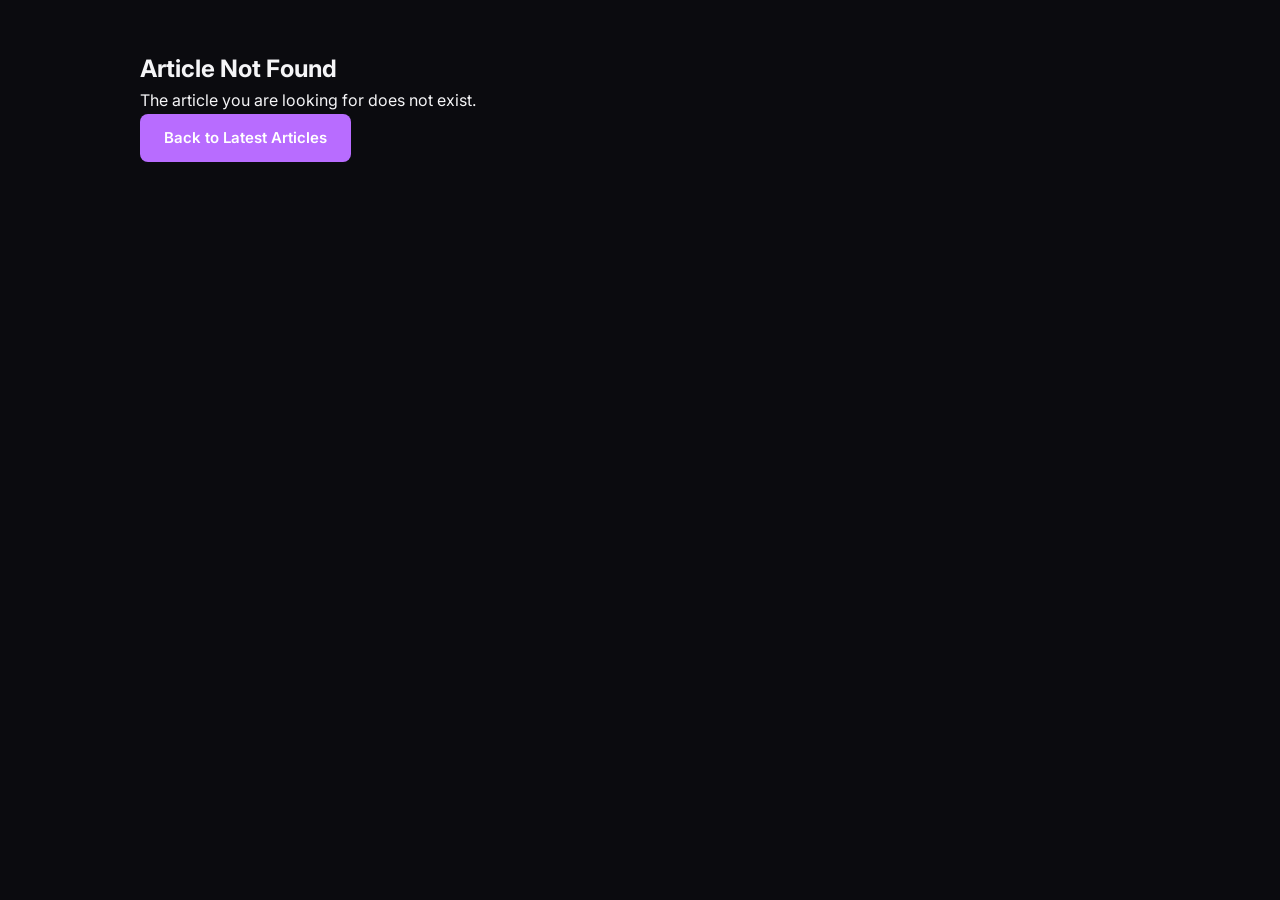
<file: latest-article.html>
<!DOCTYPE html>
<html lang="en">
<head>
    <meta charset="UTF-8">
    <meta name="viewport" content="width=device-width, initial-scale=1.0">

    <title>Article | InkVerse</title>

    <link rel="stylesheet" href="style.css">

    <link rel="preconnect" href="https://fonts.googleapis.com">
    <link rel="preconnect" href="https://fonts.gstatic.com" crossorigin>

    <link href="https://fonts.googleapis.com/css2?family=Inter:wght@400;500;600;700;800&family=Playfair+Display:wght@600;700&display=swap" rel="stylesheet">

    <link rel="stylesheet"
          href="https://cdnjs.cloudflare.com/ajax/libs/font-awesome/6.5.2/css/all.min.css">
</head>

<body>

    <!-- ================= NAVBAR ================= -->

    <header class="latest-header">

        <div class="latest-navbar">

          

          

        </div>

    </header>


    <!-- ================= ARTICLE ================= -->

    <main class="latest-single-article">

        <article id="articleContainer">

            <!-- JavaScript will show the selected article here -->

        </article>

    </main>


    <!-- ================= ARTICLE DATA ================= -->

    <script>

        const articles = {

            1: {
                category: "Technology",
                image: "images/latest-technology.jpeg",
                date: "September 2026",
                time: "5 min read",
                title: "How Smart Technology Is Changing Everyday Life",

                intro: `Smart technology is becoming an important part
                of everyday life. From smart homes and mobile
                applications to intelligent devices, technology
                is changing the way people communicate, work,
                learn, and manage daily activities.`,

                sections: [
                    {
                        title: "Technology in Everyday Life",

                        text: `Intelligent technology is not limited to homes.
                        It is also being used in healthcare, education,
                        transportation, communication, and business.

                        Smart applications can help students learn,
                        assist doctors in analyzing information,
                        improve transportation systems, and help
                        businesses make data-driven decisions.`
                    },

                    {
                        title: "The Future Technology",

                        text: `The future of technology is moving toward
                        systems that can understand users needs and
                        respond more intelligently.

                        As AI, the Internet of Things (IoT), and
                        automation continue to develop, connected
                        devices are likely to become even more common.

                        The goal of intelligent technology is not simply
                        to create more devices, but to make technology
                        more useful, efficient, and connected to
                        everyday life.`
                    }
                ]
            },


            2: {
                category: "Design",
                image: "images/latest-design.jpeg",
                date: "September 2026",
                time: "5 min read",
                title: "The Art of Creating Simple Digital Experiences",

                intro: `Good digital design is more than attractive
                colors and beautiful layouts. It focuses on
                creating experiences that are clear, useful,
                accessible, and easy for people to understand.`,

                sections: [
                    {
                        title: "Modern Design Trends",

                        text: `Digital design continues to evolve with
                        technology. Minimal layouts, responsive
                        designs, animations, interactive elements,
                        and accessible interfaces are increasingly
                        common.

                        However, following trends should not come
                        at the cost of usability. A design should
                        remain useful and understandable even when
                        visual trends change.`
                    },

                    {
                        title: "The Future of Design",

                        text: `As technology develops, designers are
                        working with new tools such as artificial
                        intelligence, 3D design, augmented reality,
                        and interactive interfaces.

                        These technologies are creating new
                        opportunities for designers to experiment
                        with creativity while developing more
                        personalized and engaging digital experiences.`
                    }
                ]
            },


            3: {
                category: "Career",
                image: "images/latest-career.jpeg",
                date: "September 2026",
                time: "6 min read",
                title: "Building a Career in the Digital Age",

                intro: `The digital world is creating new opportunities
                across many fields. Developing useful skills,
                gaining practical experience, and continuing to
                learn can help students prepare for changing
                career environments.`,

                sections: [
                    {
                        title: "Networking and Career Opportunities",

                        text: `Networking can help people discover
                        opportunities, learn from experienced
                        professionals, and build meaningful
                        connections.

                        Attending workshops, seminars, career events,
                        and online professional communities can
                        provide opportunities to meet people working
                        in different industries.`
                    },

                    {
                        title: "Developing Valuable Skills",

                        text: `Skills play an important role in career
                        development. Technical skills can be useful
                        in fields such as information technology,
                        design, data, and digital marketing, while
                        communication, teamwork, problem-solving,
                        and time management are valuable in almost
                        every profession.

                        Learning continuously can help professionals
                        stay prepared as industries and technologies
                        change.`
                    }
                ]
            }

        };


        /* ================= GET ARTICLE ID ================= */

        const urlParams = new URLSearchParams(window.location.search);

        const articleId = urlParams.get("id");

        const article = articles[articleId];

        const container = document.getElementById("articleContainer");


        /* ================= SHOW ARTICLE ================= */

        if (article) {

            document.title = article.title + " | InkVerse";

            let sectionsHTML = "";

            article.sections.forEach(section => {

                sectionsHTML += `
                    <section class="latest-single-section">

                        <h2>${section.title}</h2>

                        <p>${section.text}</p>

                    </section>
                `;

            });


            container.innerHTML = `

                <div class="latest-single-image">

                    <img src="${article.image}"
                         alt="${article.title}">

                    <span class="latest-single-category">
                        ${article.category}
                    </span>

                </div>


                <div class="latest-single-content">

                    <div class="latest-single-meta">

                        <span>
                            <i class="fa-regular fa-calendar"></i>
                            ${article.date}
                        </span>

                        <span>
                            <i class="fa-regular fa-clock"></i>
                            ${article.time}
                        </span>

                    </div>


                    <h1>
                        ${article.title}
                    </h1>


                    <p class="latest-single-intro">
                        ${article.intro}
                    </p>


                    ${sectionsHTML}


                    <a href="latest-articles.html"
                       class="latest-back-button">

                        <i class="fa-solid fa-arrow-left"></i>

                        Back to Latest Articles

                    </a>

                </div>

            `;

        } else {

            container.innerHTML = `

                <div class="article-not-found">

                    <h1>Article Not Found</h1>

                    <p>
                        The article you are looking for does not exist.
                    </p>

                    <a href="latest-articles.html">
                        Back to Latest Articles
                    </a>

                </div>

            `;

        }

    </script>

</body>
</html>
</file>
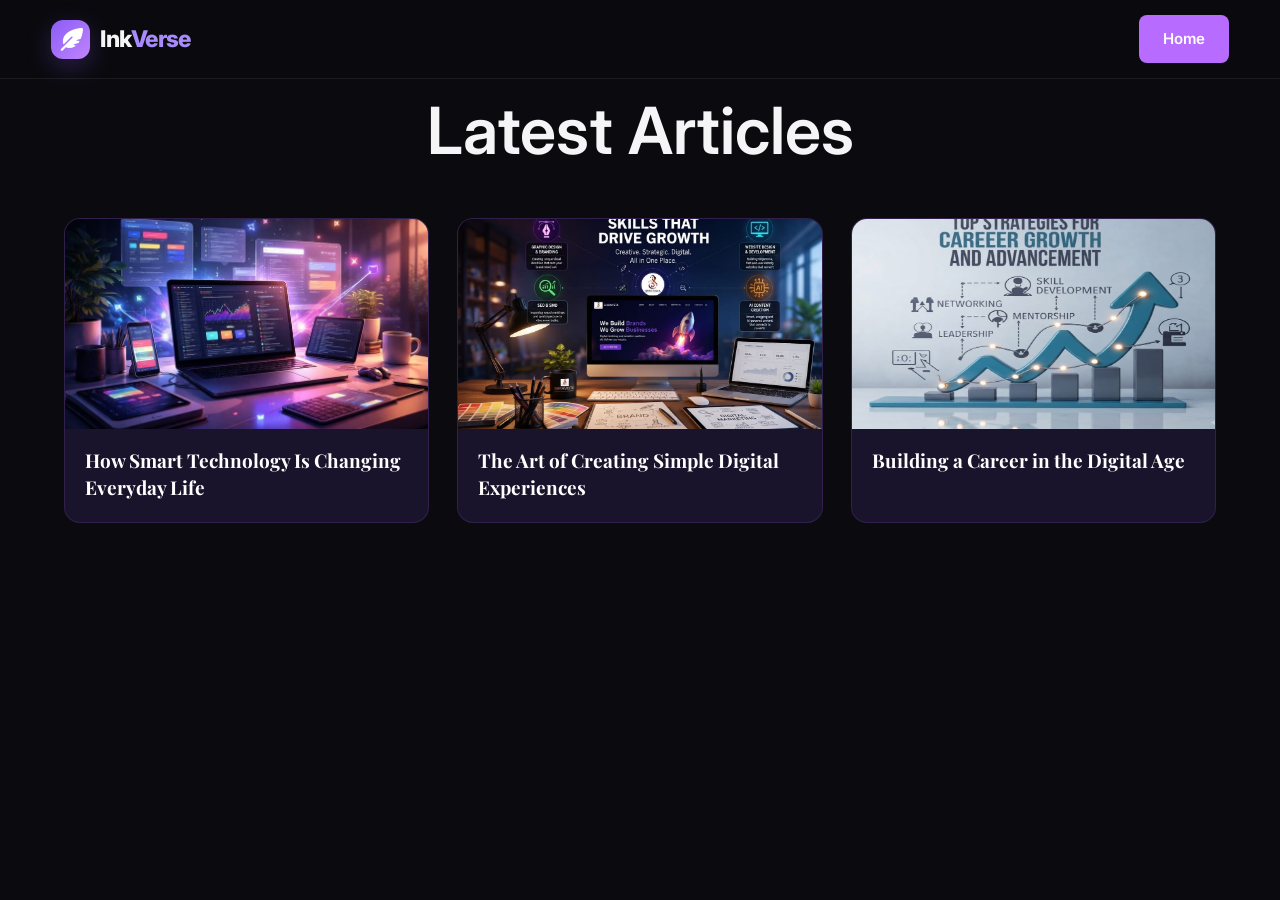
<file: latest-articles.html>
<!DOCTYPE html>
<html lang="en">
<head>
    <meta charset="UTF-8">
    <meta name="viewport" content="width=device-width, initial-scale=1.0">

    <title>Latest Articles | InkVerse</title>

    <link rel="stylesheet" href="style.css">

    <link rel="preconnect" href="https://fonts.googleapis.com">
    <link rel="preconnect" href="https://fonts.gstatic.com" crossorigin>

    <link href="https://fonts.googleapis.com/css2?family=Inter:wght@400;500;600;700;800&family=Playfair+Display:wght@600;700&display=swap" rel="stylesheet">

    <link rel="stylesheet"
          href="https://cdnjs.cloudflare.com/ajax/libs/font-awesome/6.5.2/css/all.min.css">
</head>

<body>

    <!-- ================= NAVBAR ================= -->

    <header class="latest-header">
        <div class="latest-navbar">

            <header class="header">

    <div class="container nav-wrapper">

        <a href="#" class="logo">
            <span class="logo-icon">
                <i class="fa-solid fa-feather-pointed"></i>
            </span>
 <span>Ink<span>Verse</span></span>
        </a>

           
            <a href="index.html" class="back-home">
                Home
            </a>

        </div>
    </header>


    <!-- ================= PAGE HERO ================= -->

    <section class="latest-page-hero">

        <span class="latest-page-tag">
            
        </span>

                                <h2>Latest Articles</h2>

        

    </section>


    <!-- ================= LATEST ARTICLE CARDS ================= -->

    <main class="latest-page-content">

        <div class="latest-articles-grid">


            <!-- CARD 1 -->

            <a href="latest-article.html?id=1"
               class="latest-full-card">

                <div class="latest-full-image">

                    <img src="images/latest-technology.jpeg"
                         alt="Smart Technology">

                </div>

                <div class="latest-full-content">

                    <h2>
                        How Smart Technology Is Changing Everyday Life
                    </h2>

                </div>

            </a>


            <!-- CARD 2 -->

            <a href="latest-article.html?id=2"
               class="latest-full-card">

                <div class="latest-full-image">

                    <img src="images/latest-design.jpeg"
                         alt="Digital Design">

                </div>

                <div class="latest-full-content">

                    <h2>
                        The Art of Creating Simple Digital Experiences
                    </h2>

                </div>

            </a>


            <!-- CARD 3 -->

            <a href="latest-article.html?id=3"
               class="latest-full-card">

                <div class="latest-full-image">

                    <img src="images/latest-career.jpeg"
                         alt="Digital Career">

                </div>

                <div class="latest-full-content">

                    <h2>
                        Building a Career in the Digital Age
                    </h2>

                </div>

            </a>


        </div>

    </main>

</body>
</html>
</file>
<file: style.css>
/* =========================
   GLOBAL
========================= */

* {
    margin: 0;
    padding: 0;
    box-sizing: border-box;
}

html {
    scroll-behavior: smooth;
}

body {
    font-family: "Inter", sans-serif;
    background: #0b0b0f;
    color: #f5f5f7;
    line-height: 1.6;
}

a {
    text-decoration: none;
    color: inherit;
}

button,
input {
    font-family: inherit;
}

button {
    cursor: pointer;
}

.container {
    width: min(1180px, 92%);
    margin: auto;
}


/* =========================
   HEADER
========================= */

.header {
    position: sticky;
    top: 0;
    z-index: 1000;
    background: rgba(11, 11, 15, 0.88);
    backdrop-filter: blur(18px);
    border-bottom: 1px solid rgba(255, 255, 255, 0.07);
}

.nav-wrapper {
    min-height: 78px;
    display: flex;
    align-items: center;
    justify-content: space-between;
    gap: 30px;
}

.logo {
    display: flex;
    align-items: center;
    gap: 10px;
    font-size: 23px;
    font-weight: 800;
    letter-spacing: -0.7px;
}

.logo > span:last-child > span {
    color: #a78bfa;
}

.logo-icon {
    width: 39px;
    height: 39px;
    display: grid;
    place-items: center;
    border-radius: 12px;
    background: linear-gradient(135deg, #8b5cf6, #c084fc);
    color: white;
    box-shadow: 0 8px 25px rgba(139, 92, 246, 0.25);
}

.navbar {
    display: flex;
    align-items: center;
    gap: 34px;
}

.navbar a {
    color: #aaaab5;
    font-size: 14px;
    font-weight: 500;
    transition: 0.3s ease;
    position: relative;
}

.navbar a:hover,
.navbar a.active {
    color: #ffffff;
}

.navbar a.active::after {
    content: "";
    position: absolute;
    left: 50%;
    bottom: -9px;
    width: 5px;
    height: 5px;
    border-radius: 50%;
    background: #a78bfa;
    transform: translateX(-50%);
}

.nav-actions {
    display: flex;
    align-items: center;
    gap: 14px;
}

.search-btn,
.menu-btn {
    width: 40px;
    height: 40px;
    border: 1px solid rgba(255, 255, 255, 0.08);
    border-radius: 50%;
    background: rgba(255, 255, 255, 0.03);
    color: #ddd;
    transition: 0.3s ease;
}

.search-btn:hover,
.menu-btn:hover {
    background: rgba(139, 92, 246, 0.15);
    border-color: rgba(167, 139, 250, 0.4);
    color: #c4b5fd;
}

.subscribe-btn {
    padding: 10px 18px;
    border-radius: 10px;
    background: #f5f5f7;
    color: #101014;
    font-size: 13px;
    font-weight: 700;
    transition: 0.3s ease;
}

.subscribe-btn:hover {
    transform: translateY(-2px);
    box-shadow: 0 8px 25px rgba(255, 255, 255, 0.12);
}

.menu-btn {
    display: none;
}


/* =========================
   HERO
========================= */

.hero {
    position: relative;
    min-height: 650px;
    display: flex;
    align-items: center;
    overflow: hidden;
    background:
        radial-gradient(circle at 15% 30%, rgba(124, 58, 237, 0.16), transparent 30%),
        radial-gradient(circle at 85% 60%, rgba(192, 132, 252, 0.10), transparent 28%),
        #0b0b0f;
}

.hero::before {
    content: "";
    position: absolute;
    width: 500px;
    height: 500px;
    border-radius: 50%;
    background: rgba(139, 92, 246, 0.07);
    filter: blur(100px);
    right: -150px;
    top: -150px;
}

.hero-content {
    position: relative;
    z-index: 2;
    display: grid;
    grid-template-columns: 1.05fr 0.95fr;
    align-items: center;
    gap: 70px;
    padding: 85px 0;
}

.eyebrow,
.section-label {
    color: #a78bfa;
    font-size: 11px;
    font-weight: 800;
    letter-spacing: 2px;
}

.eyebrow {
    display: flex;
    align-items: center;
    gap: 10px;
    margin-bottom: 20px;
}

.eyebrow span {
    width: 27px;
    height: 1px;
    background: #a78bfa;
}

.hero-text h1 {
    max-width: 650px;
    font-family: "Playfair Display", serif;
    font-size: clamp(48px, 6vw, 76px);
    line-height: 1.02;
    letter-spacing: -2.5px;
}

.hero-text h1 span {
    color: #a78bfa;
}

.hero-text p {
    max-width: 560px;
    margin: 25px 0 32px;
    color: #a5a5b0;
    font-size: 16px;
    line-height: 1.8;
}

.hero-buttons {
    display: flex;
    align-items: center;
    gap: 14px;
    flex-wrap: wrap;
}

.primary-btn,
.secondary-btn {
    display: inline-flex;
    align-items: center;
    gap: 10px;
    padding: 14px 21px;
    border-radius: 11px;
    font-size: 13px;
    font-weight: 700;
    transition: 0.3s ease;
}

.primary-btn {
    background: #f5f5f7;
    color: #0b0b0f;
}

.primary-btn:hover {
    transform: translateY(-3px);
    box-shadow: 0 12px 30px rgba(255, 255, 255, 0.12);
}

.secondary-btn {
    border: 1px solid rgba(255, 255, 255, 0.1);
    color: #d5d5dc;
    background: rgba(255, 255, 255, 0.025);
}

.secondary-btn:hover {
    border-color: rgba(167, 139, 250, 0.5);
    color: #c4b5fd;
}


/* =========================
   HERO FEATURE CARD
========================= */

.hero-card {
    overflow: hidden;
    border-radius: 22px;
    background: #141419;
    border: 1px solid rgba(255, 255, 255, 0.08);
    box-shadow: 0 30px 80px rgba(0, 0, 0, 0.4);
    transform: rotate(1deg);
    transition: 0.4s ease;
}

.hero-card:hover {
    transform: rotate(0deg) translateY(-6px);
}

.hero-card-image {
    position: relative;
    height: 280px;
    background:
        linear-gradient(135deg, rgba(139, 92, 246, 0.3), rgba(30, 20, 45, 0.2)),
        linear-gradient(45deg, #17131f, #34234d, #17131f);
    overflow: hidden;
}

.hero-card-image::before {
    content: "";
    position: absolute;
    width: 180px;
    height: 180px;
    border-radius: 50%;
    border: 1px solid rgba(255, 255, 255, 0.18);
    top: 45px;
    left: 50%;
    transform: translateX(-50%);
    box-shadow:
        0 0 0 25px rgba(255, 255, 255, 0.025),
        0 0 0 55px rgba(255, 255, 255, 0.02);
}

.hero-card-image::after {
    content: "IDEAS";
    position: absolute;
    top: 50%;
    left: 50%;
    transform: translate(-50%, -50%);
    font-family: "Playfair Display", serif;
    font-size: 55px;
    font-weight: 800;
    color: rgba(255, 255, 255, 0.9);
    letter-spacing: 5px;
}

.featured-label {
    position: absolute;
    z-index: 2;
    top: 18px;
    left: 18px;
    padding: 8px 12px;
    border-radius: 30px;
    background: rgba(10, 10, 15, 0.7);
    backdrop-filter: blur(10px);
    font-size: 11px;
    font-weight: 700;
    color: #eee;
}

.featured-label i {
    color: #c4b5fd;
    margin-right: 5px;
}

.hero-card-content {
    padding: 26px;
}

.category-label {
    font-size: 10px;
    font-weight: 800;
    color: #a78bfa;
    letter-spacing: 1.8px;
}

.hero-card-content h3 {
    margin: 9px 0 10px;
    font-family: "Playfair Display", serif;
    font-size: 27px;
    line-height: 1.25;
}

.hero-card-content p {
    color: #9696a2;
    font-size: 13px;
}

.article-meta {
    margin-top: 24px;
    padding-top: 18px;
    border-top: 1px solid rgba(255, 255, 255, 0.07);
    display: flex;
    align-items: center;
    justify-content: space-between;
}

.author {
    display: flex;
    align-items: center;
    gap: 10px;
}

.author-avatar {
    width: 34px;
    height: 34px;
    border-radius: 50%;
    display: grid;
    place-items: center;
    background: linear-gradient(135deg, #8b5cf6, #c084fc);
    font-weight: 800;
    font-size: 12px;
}

.author strong,
.author small {
    display: block;
}

.author strong {
    font-size: 11px;
}

.author small {
    color: #777783;
    font-size: 10px;
}

.article-meta > i {
    color: #888893;
}


/* =========================
   FEATURED ARTICLES
========================= */

.featured-section {
    padding: 100px 0;
    background: #0f0f14;
}

.section-heading {
    display: flex;
    justify-content: space-between;
    align-items: flex-end;
    gap: 30px;
    margin-bottom: 45px;
}

.section-heading h2,
.categories-content h2,
.about-box h2,
.newsletter h2 {
    margin-top: 9px;
    font-family: "Playfair Display", serif;
    font-size: clamp(34px, 4vw, 48px);
    line-height: 1.15;
}

.section-heading h2 span,
.categories-content h2 span,
.about-box h2 span {
    color: #a78bfa;
}

.view-all {
    color: #aaaab4;
    font-size: 12px;
    font-weight: 600;
    transition: 0.3s;
}

.view-all i {
    margin-left: 7px;
}

.view-all:hover {
    color: #c4b5fd;
}

.articles-grid {
    display: grid;
    grid-template-columns: repeat(3, 1fr);
    gap: 22px;
}

.article-card {
    overflow: hidden;
    border-radius: 17px;
    background: #15151b;
    border: 1px solid rgba(255, 255, 255, 0.07);
    transition: 0.35s ease;
}

.article-card:hover {
    transform: translateY(-7px);
    border-color: rgba(167, 139, 250, 0.25);
    box-shadow: 0 20px 45px rgba(0, 0, 0, 0.25);
}

.article-image {
    height: 210px;
    position: relative;
    overflow: hidden;
}

.image-one {
    background:
        radial-gradient(circle at 30% 35%, #7c3aed 0 8%, transparent 9%),
        radial-gradient(circle at 65% 65%, #c084fc 0 12%, transparent 13%),
        linear-gradient(135deg, #1a1027, #36205c);
}

.image-two {
    background:
        radial-gradient(circle at 65% 35%, #d8b4fe 0 10%, transparent 11%),
        linear-gradient(145deg, #17251e, #293e32);
}

.image-three {
    background:
        radial-gradient(circle at 30% 65%, #818cf8 0 10%, transparent 11%),
        linear-gradient(145deg, #171b2e, #30375c);
}

.article-image::after {
    content: "";
    position: absolute;
    width: 130px;
    height: 130px;
    border: 1px solid rgba(255, 255, 255, 0.15);
    border-radius: 50%;
    right: -30px;
    bottom: -45px;
}

.article-category {
    position: absolute;
    z-index: 2;
    left: 15px;
    top: 15px;
    padding: 6px 9px;
    border-radius: 7px;
    background: rgba(10, 10, 15, 0.7);
    backdrop-filter: blur(8px);
    color: #ddd;
    font-size: 9px;
    font-weight: 800;
    letter-spacing: 1.3px;
}

.bookmark-btn {
    position: absolute;
    z-index: 2;
    right: 15px;
    top: 15px;
    width: 33px;
    height: 33px;
    border: 1px solid rgba(255, 255, 255, 0.12);
    border-radius: 50%;
    background: rgba(10, 10, 15, 0.6);
    color: #ddd;
}

.article-content {
    padding: 22px;
}

.article-content h3 {
    font-family: "Playfair Display", serif;
    font-size: 21px;
    line-height: 1.3;
}

.article-content p {
    margin: 11px 0 19px;
    color: #898995;
    font-size: 12px;
    line-height: 1.7;
}

.article-footer {
    display: flex;
    align-items: center;
    gap: 8px;
    color: #666672;
    font-size: 10px;
}


/* =========================
   CATEGORIES
========================= */

.categories-section {
    padding: 100px 0;
    background: #0b0b0f;
}

.categories-content {
    display: grid;
    grid-template-columns: 0.8fr 1.2fr;
    gap: 90px;
    align-items: center;
}

.categories-content p {
    max-width: 430px;
    margin-top: 20px;
    color: #92929d;
    font-size: 14px;
    line-height: 1.8;
}

.category-list {
    display: grid;
    grid-template-columns: 1fr 1fr;
    gap: 12px;
}

.category-item {
    display: flex;
    align-items: center;
    justify-content: space-between;
    padding: 20px;
    border: 1px solid rgba(255, 255, 255, 0.07);
    border-radius: 13px;
    background: rgba(255, 255, 255, 0.025);
    color: #cfcfd7;
    font-size: 13px;
    transition: 0.3s ease;
}

.category-item span {
    display: flex;
    align-items: center;
    gap: 12px;
}

.category-item span i {
    color: #a78bfa;
}

.category-item > i {
    color: #666672;
    font-size: 11px;
}

.category-item:hover {
    transform: translateX(5px);
    border-color: rgba(167, 139, 250, 0.3);
    background: rgba(139, 92, 246, 0.06);
}


/* =========================
   ABOUT
========================= */

.about-section {
    padding: 100px 0;
    background: #0f0f14;
}

.about-wrapper {
    display: grid;
    grid-template-columns: 1fr 0.8fr;
    gap: 80px;
    align-items: center;
}

.about-box p {
    max-width: 580px;
    margin: 22px 0;
    color: #92929d;
    font-size: 14px;
    line-height: 1.9;
}

.text-link {
    color: #c4b5fd;
    font-size: 12px;
    font-weight: 700;
}

.text-link i {
    margin-left: 7px;
}

.about-stats {
    display: grid;
    grid-template-columns: repeat(3, 1fr);
    gap: 10px;
}

.about-stats div {
    padding: 28px 15px;
    text-align: center;
    border: 1px solid rgba(255, 255, 255, 0.07);
    border-radius: 14px;
    background: rgba(255, 255, 255, 0.025);
}

.about-stats strong,
.about-stats span {
    display: block;
}

.about-stats strong {
    font-family: "Playfair Display", serif;
    font-size: 28px;
    color: #c4b5fd;
}

.about-stats span {
    margin-top: 4px;
    color: #777783;
    font-size: 10px;
}


/* =========================
   NEWSLETTER
========================= */

.newsletter-section {
    padding: 80px 0;
    background: #0b0b0f;
}

.newsletter {
    padding: 55px;
    display: flex;
    align-items: center;
    justify-content: space-between;
    gap: 50px;
    border: 1px solid rgba(167, 139, 250, 0.18);
    border-radius: 22px;
    background:
        radial-gradient(circle at 80% 20%, rgba(139, 92, 246, 0.12), transparent 35%),
        #131319;
}

.newsletter h2 {
    font-size: 38px;
}

.newsletter p {
    margin-top: 10px;
    color: #858590;
    font-size: 13px;
}

.newsletter-form {
    min-width: 380px;
    display: flex;
    padding: 5px;
    border-radius: 11px;
    background: #0b0b0f;
    border: 1px solid rgba(255, 255, 255, 0.08);
}

.newsletter-form input {
    min-width: 0;
    flex: 1;
    padding: 12px 14px;
    border: none;
    outline: none;
    background: transparent;
    color: white;
    font-size: 12px;
}

.newsletter-form button {
    padding: 12px 17px;
    border: none;
    border-radius: 8px;
    background: #a78bfa;
    color: #100b17;
    font-size: 11px;
    font-weight: 800;
}


/* =========================
   FOOTER
========================= */

.footer {
    padding-top: 55px;
    background: #08080b;
    border-top: 1px solid rgba(255, 255, 255, 0.06);
}

.footer-wrapper {
    display: flex;
    justify-content: space-between;
    align-items: center;
    gap: 30px;
    padding-bottom: 45px;
}

.footer-brand p {
    margin-top: 10px;
    color: #696973;
    font-size: 11px;
}

.footer-links {
    display: flex;
    gap: 25px;
}

.footer-links a {
    color: #777783;
    font-size: 11px;
    transition: 0.3s;
}

.footer-links a:hover {
    color: #c4b5fd;
}

.social-links {
    display: flex;
    gap: 9px;
}

.social-links a {
    width: 34px;
    height: 34px;
    display: grid;
    place-items: center;
    border-radius: 50%;
    border: 1px solid rgba(255, 255, 255, 0.07);
    color: #888893;
    font-size: 12px;
    transition: 0.3s;
}

.social-links a:hover {
    color: #c4b5fd;
    border-color: rgba(167, 139, 250, 0.3);
}

.copyright {
    padding: 18px;
    text-align: center;
    border-top: 1px solid rgba(255, 255, 255, 0.05);
    color: #4f4f58;
    font-size: 10px;
}


/* =========================
   RESPONSIVE
========================= */

@media (max-width: 900px) {

    .navbar {
        display: none;
    }

    .menu-btn {
        display: block;
    }

    .hero-content {
        grid-template-columns: 1fr;
        gap: 45px;
    }

    .hero {
        min-height: auto;
    }

    .hero-text {
        text-align: center;
    }

    .eyebrow {
        justify-content: center;
    }

    .hero-text p {
        margin-left: auto;
        margin-right: auto;
    }

    .hero-buttons {
        justify-content: center;
    }

    .hero-card {
        max-width: 620px;
        width: 100%;
        margin: auto;
    }

    .categories-content,
    .about-wrapper {
        grid-template-columns: 1fr;
        gap: 45px;
    }

    .newsletter {
        flex-direction: column;
        align-items: flex-start;
    }

    .newsletter-form {
        width: 100%;
        min-width: 0;
    }
}


@media (max-width: 700px) {

    .nav-wrapper {
        min-height: 70px;
    }

    .subscribe-btn {
        display: none;
    }

    .hero-content {
        padding: 65px 0;
    }

    .hero-text h1 {
        font-size: 48px;
        letter-spacing: -1.5px;
    }

    .hero-text p {
        font-size: 14px;
    }

    .featured-section,
    .categories-section,
    .about-section {
        padding: 75px 0;
    }

    .section-heading {
        align-items: flex-start;
        flex-direction: column;
    }

    .articles-grid {
        grid-template-columns: 1fr;
    }

    .category-list {
        grid-template-columns: 1fr;
    }

    .about-stats {
        grid-template-columns: 1fr;
    }

    .newsletter {
        padding: 35px 25px;
    }

    .newsletter h2 {
        font-size: 32px;
    }

    .footer-wrapper {
        flex-direction: column;
        align-items: flex-start;
    }

    .footer-links {
        flex-wrap: wrap;
    }
}


@media (max-width: 450px) {

    .container {
        width: 90%;
    }

    .hero-text h1 {
        font-size: 40px;
    }

    .hero-card-image {
        height: 220px;
    }

    .hero-card-image::after {
        font-size: 40px;
    }

    .primary-btn,
    .secondary-btn {
        width: 100%;
        justify-content: center;
    }

    .newsletter-form {
        flex-direction: column;
        background: transparent;
        border: none;
        gap: 8px;
    }

    .newsletter-form input {
        width: 100%;
        padding: 14px;
        border-radius: 8px;
        background: #0b0b0f;
        border: 1px solid rgba(255, 255, 255, 0.08);
    }

    .newsletter-form button {
        width: 100%;
    }
}

.image-four {
    background:
        radial-gradient(circle at 70% 30%, #f59e0b 0 10%, transparent 11%),
        linear-gradient(145deg, #21180d, #4a3216);
}

.image-five {
    background:
        radial-gradient(circle at 35% 40%, #38bdf8 0 10%, transparent 11%),
        linear-gradient(145deg, #101d2b, #193b52);
}

.image-six {
    background:
        radial-gradient(circle at 65% 40%, #c084fc 0 12%, transparent 13%),
        linear-gradient(145deg, #21142e, #45215e);
}

/* =========================
   SEARCH PANEL
========================= */

.search-panel {
    position: fixed;
    top: 78px;
    left: 0;
    width: 100%;
    z-index: 999;
    padding: 18px 0;
    background: rgba(15, 15, 20, 0.96);
    backdrop-filter: blur(20px);
    border-bottom: 1px solid rgba(255, 255, 255, 0.08);

    opacity: 0;
    visibility: hidden;
    transform: translateY(-15px);
    transition: 0.3s ease;
}

.search-panel.show {
    opacity: 1;
    visibility: visible;
    transform: translateY(0);
}

.search-wrapper {
    display: flex;
    justify-content: center;
}

.search-input-box {
    width: min(700px, 100%);
    display: flex;
    align-items: center;
    gap: 12px;
    padding: 5px 14px;
    border-radius: 12px;
    background: #0b0b0f;
    border: 1px solid rgba(167, 139, 250, 0.25);
    box-shadow: 0 10px 40px rgba(0, 0, 0, 0.3);
}

.search-input-box > i {
    color: #a78bfa;
}

.search-input-box input {
    flex: 1;
    padding: 13px 0;
    border: none;
    outline: none;
    background: transparent;
    color: white;
    font-size: 13px;
}

.search-input-box input::placeholder {
    color: #666672;
}

.search-input-box button {
    width: 32px;
    height: 32px;
    border: none;
    border-radius: 50%;
    background: transparent;
    color: #888893;
    transition: 0.3s;
}

.search-input-box button:hover {
    background: rgba(167, 139, 250, 0.1);
    color: #c4b5fd;
}


/* =========================
   CATEGORY ACTIVE STATE
========================= */

.category-item.selected {
    border-color: rgba(167, 139, 250, 0.5);
    background: rgba(139, 92, 246, 0.10);
    transform: translateX(5px);
}

.article-card.hidden {
    display: none;
}

/* =========================
   ARTICLE DETAILS PAGE
========================= */

.article-detail {
    padding: 150px 0 90px;
    min-height: 100vh;
}

.article-detail-container {
    max-width: 1100px;
}

.article-detail-category {
    display: inline-block;
    padding: 7px 13px;
    border-radius: 50px;
    background: rgba(139, 92, 246, 0.12);
    border: 1px solid rgba(167, 139, 250, 0.25);
    color: #c4b5fd;
    font-size: 11px;
    font-weight: 700;
    letter-spacing: 1.2px;
    margin-bottom: 22px;
}

.article-detail h1 {
    max-width: 900px;
    margin-bottom: 20px;
    font-family: "Playfair Display", serif;
    font-size: clamp(42px, 6vw, 72px);
    line-height: 1.08;
    letter-spacing: -2px;
}

.article-detail-intro {
    max-width: 780px;
    color: #aaaab5;
    font-size: 18px;
    line-height: 1.8;
    margin-bottom: 35px;
}

.article-meta {
    display: flex;
    justify-content: space-between;
    align-items: center;
    gap: 25px;
    padding: 20px 0;
    margin-bottom: 35px;
    border-top: 1px solid rgba(255, 255, 255, 0.08);
    border-bottom: 1px solid rgba(255, 255, 255, 0.08);
}

.author-info {
    display: flex;
    align-items: center;
    gap: 12px;
}

.author-avatar {
    width: 44px;
    height: 44px;
    border-radius: 50%;
    display: flex;
    align-items: center;
    justify-content: center;
    background: linear-gradient(135deg, #8b5cf6, #c084fc);
    color: white;
    font-size: 12px;
    font-weight: 700;
}

.author-info strong {
    display: block;
    color: white;
    font-size: 13px;
    margin-bottom: 4px;
}

.author-info span {
    display: block;
    color: #777783;
    font-size: 11px;
}

.article-meta-right {
    display: flex;
    align-items: center;
    gap: 22px;
    color: #858590;
    font-size: 12px;
}

.article-meta-right span {
    display: flex;
    align-items: center;
    gap: 7px;
}

.article-meta-right i {
    color: #a78bfa;
}

.article-detail-image {
    height: 480px;
    border-radius: 22px;
    margin-bottom: 65px;
    position: relative;
    overflow: hidden;
    background-size: cover;
    background-position: center;
}

.article-image-overlay {
    position: absolute;
    inset: 0;
    display: flex;
    align-items: flex-end;
    padding: 30px;
    background: linear-gradient(
        to top,
        rgba(5, 5, 8, 0.75),
        transparent 55%
    );
}

.article-image-overlay span {
    color: rgba(255, 255, 255, 0.75);
    font-size: 12px;
    letter-spacing: 0.5px;
}

.article-layout {
    display: grid;
    grid-template-columns: minmax(0, 720px) 240px;
    justify-content: space-between;
    gap: 70px;
}

.article-body {
    color: #b8b8c2;
    font-size: 16px;
    line-height: 1.9;
}

.article-body p {
    margin-bottom: 25px;
}

.article-body .article-lead {
    color: #ddddE5;
    font-size: 19px;
    line-height: 1.8;
    margin-bottom: 40px;
}

.article-body h2 {
    color: white;
    font-family: "Playfair Display", serif;
    font-size: 30px;
    margin: 50px 0 18px;
}

.article-body blockquote {
    margin: 45px 0;
    padding: 25px 30px;
    border-left: 3px solid #8b5cf6;
    background: rgba(139, 92, 246, 0.07);
    border-radius: 0 12px 12px 0;
    color: #ddd0ff;
    font-family: "Playfair Display", serif;
    font-size: 22px;
    line-height: 1.6;
}

.article-sidebar {
    position: sticky;
    top: 120px;
    align-self: start;
}

.share-box,
.related-box {
    padding: 22px;
    border: 1px solid rgba(255, 255, 255, 0.08);
    background: rgba(255, 255, 255, 0.025);
    border-radius: 16px;
    margin-bottom: 18px;
}

.share-box h3 {
    color: white;
    font-size: 13px;
    margin-bottom: 16px;
}

.share-buttons {
    display: flex;
    gap: 8px;
}

.share-buttons button {
    width: 36px;
    height: 36px;
    border: 1px solid rgba(255, 255, 255, 0.08);
    border-radius: 9px;
    background: rgba(255, 255, 255, 0.03);
    color: #9999a5;
    cursor: pointer;
    transition: 0.3s ease;
}

.share-buttons button:hover {
    transform: translateY(-3px);
    color: #c4b5fd;
    border-color: rgba(167, 139, 250, 0.4);
}

.related-box > span {
    color: #a78bfa;
    font-size: 9px;
    font-weight: 700;
    letter-spacing: 1.5px;
}

.related-box h3 {
    color: white;
    font-family: "Playfair Display", serif;
    font-size: 18px;
    line-height: 1.4;
    margin: 12px 0 18px;
}

.related-box a {
    color: #a78bfa;
    font-size: 12px;
    text-decoration: none;
    display: inline-flex;
    align-items: center;
    gap: 8px;
    transition: 0.3s ease;
}

.related-box a:hover {
    gap: 12px;
    color: #c4b5fd;
}

.back-home {
    display: inline-flex;
    align-items: center;
    gap: 8px;
    color: #aaaab5;
    text-decoration: none;
    font-size: 12px;
    transition: 0.3s ease;
}

.back-home:hover {
    color: #c4b5fd;
}


/* =========================
   ARTICLE PAGE RESPONSIVE
========================= */

@media (max-width: 850px) {

    .article-layout {
        grid-template-columns: 1fr;
        gap: 40px;
    }

    .article-sidebar {
        position: static;
    }

    .article-detail-image {
        height: 380px;
    }

}

@media (max-width: 650px) {

    .article-detail {
        padding-top: 120px;
    }

    .article-detail h1 {
        font-size: 42px;
        letter-spacing: -1px;
    }

    .article-detail-intro {
        font-size: 15px;
    }

    .article-meta {
        align-items: flex-start;
        flex-direction: column;
    }

    .article-meta-right {
        flex-wrap: wrap;
    }

    .article-detail-image {
        height: 280px;
        border-radius: 16px;
        margin-bottom: 40px;
    }

    .article-body {
        font-size: 15px;
    }

    .article-body h2 {
        font-size: 26px;
    }

    .article-body blockquote {
        font-size: 19px;
        padding: 20px;
    }

    .main-nav {
        display: none;
    }

}
/* ========================================
   ARTICLE CARD IMAGES
======================================== */

.article-image {
    overflow: hidden;
    position: relative;
}

.article-image img {
    width: 100%;
    height: 100%;
    display: block;
    object-fit: cover;
    transition: transform 0.5s ease;
}

.article-card:hover .article-image img {
    transform: scale(1.06);
}

/* ========================================
   FEATURED ARTICLE CARDS
======================================== */

.articles-grid {
    display: grid;
    grid-template-columns: repeat(3, 1fr);
    gap: 24px;
}

.article-card {
    width: 100%;
    min-width: 0;
}

.article-image {
    position: relative;
    width: 100%;
    height: 190px;
    overflow: hidden;
}

.article-image img {
    width: 100%;
    height: 100%;
    object-fit: cover;
    display: block;
}

/* Hover effect */

.article-card:hover .article-image img {
    transform: scale(1.05);
}

.article-image img {
    transition: transform 0.4s ease;
}

/* Tablet */

@media (max-width: 900px) {
    .articles-grid {
        grid-template-columns: repeat(2, 1fr);
    }
}

/* Mobile */

@media (max-width: 600px) {
    .articles-grid {
        grid-template-columns: 1fr;
    }
}



.article-detail-image {
    position: relative;
    overflow: hidden;
}

.article-detail-image img {
    width: 100%;
    height: 100%;
    min-height: 420px;
    display: block;
    object-fit: cover;
}

.article-image-overlay {
    position: absolute;
    inset: 0;
}



/* ========================================
   COMMENTS SECTION
======================================== */

.comments-section {
    width: 100%;
    padding: 90px 0 100px;
    background: #0b0b0f;
    border-top: 1px solid rgba(255, 255, 255, 0.06);
}

.comments-container {
    width: min(500px, 92%);
    margin: 0 auto;
}


/* ========================================
   COMMENTS HEADING
======================================== */

.comments-heading {
    text-align: center;
    margin-bottom: 45px;
}

.comments-heading > span {
    display: inline-block;
    margin-bottom: 14px;
    color: #a78bfa;
    font-size: 11px;
    font-weight: 700;
    letter-spacing: 2px;
    text-transform: uppercase;
}

.comments-heading h2 {
    margin: 0 0 12px;
    color: #ffffff;
    font-family: "Playfair Display", serif;
    font-size: clamp(30px, 4vw, 42px);
    line-height: 1.2;
}

.comments-heading p {
    max-width: 560px;
    margin: 0 auto;
    color: #8f8f9d;
    font-size: 14px;
    line-height: 1.8;
}


/* ========================================
   COMMENT FORM
======================================== */

.comment-form {
    padding: 20px;
    margin-bottom: 45px;
    background: rgba(255, 255, 255, 0.025);
    border: 1px solid rgba(167, 139, 250, 0.12);
    border-radius: 18px;
    box-shadow: 0 20px 50px rgba(0, 0, 0, 0.25);
}

.form-group {
    margin-bottom: 22px;
}

.form-group label {
    display: block;
    margin-bottom: 9px;
    color: #d7d7df;
    font-size: 13px;
    font-weight: 600;
}

.form-group input,
.form-group textarea {
    width: 100%;
    box-sizing: border-box;
    padding: 14px 16px;
    color: #ffffff;
    background: #101015;
    border: 1px solid rgba(255, 255, 255, 0.08);
    border-radius: 10px;
    outline: none;
    font-family: "Inter", sans-serif;
    font-size: 13px;
    transition: all 0.3s ease;
}

.form-group input {
    height: 48px;
}

.form-group textarea {
    min-height: 130px;
    resize: vertical;
    line-height: 1.7;
}

.form-group input::placeholder,
.form-group textarea::placeholder {
    color: #5f5f6b;
}

.form-group input:focus,
.form-group textarea:focus {
    border-color: rgba(167, 139, 250, 0.55);
    box-shadow: 0 0 0 3px rgba(167, 139, 250, 0.08);
    background: #111118;
}


/* ========================================
   POST COMMENT BUTTON
======================================== */

.post-comment-btn {
    display: inline-flex;
    align-items: center;
    justify-content: center;
    gap: 10px;
    padding: 13px 22px;
    border: 1px solid rgba(167, 139, 250, 0.35);
    border-radius: 10px;
    background: linear-gradient(
        135deg,
        #8b5cf6,
        #a78bfa
    );
    color: #ffffff;
    font-family: "Inter", sans-serif;
    font-size: 13px;
    font-weight: 700;
    cursor: pointer;
    transition: all 0.3s ease;
}

.post-comment-btn i {
    font-size: 12px;
}

.post-comment-btn:hover {
    transform: translateY(-2px);
    box-shadow: 0 10px 25px rgba(139, 92, 246, 0.25);
}


/* ========================================
   COMMENTS LIST
======================================== */

.comments-list {
    display: flex;
    flex-direction: column;
    gap: 18px;
}

.comment-item {
    position: relative;
    padding: 24px;
    background: rgba(255, 255, 255, 0.025);
    border: 1px solid rgba(255, 255, 255, 0.07);
    border-radius: 15px;
    transition: all 0.3s ease;
}

.comment-item:hover {
    border-color: rgba(167, 139, 250, 0.22);
    transform: translateY(-2px);
}


/* ========================================
   COMMENT HEADER
======================================== */

.comment-header {
    display: flex;
    align-items: center;
    gap: 13px;
    margin-bottom: 15px;
}

.comment-avatar {
    width: 42px;
    height: 42px;
    flex-shrink: 0;
    display: flex;
    align-items: center;
    justify-content: center;
    border-radius: 50%;
    background: linear-gradient(
        135deg,
        #8b5cf6,
        #c084fc
    );
    color: #ffffff;
    font-size: 14px;
    font-weight: 700;
}

.comment-author {
    margin-bottom: 4px;
    color: #ffffff;
    font-size: 14px;
    font-weight: 700;
}

.comment-date {
    color: #696975;
    font-size: 11px;
}


/* ========================================
   COMMENT TEXT
======================================== */

.comment-text {
    padding-left: 55px;
    color: #aaaab6;
    font-size: 13px;
    line-height: 1.8;
    word-break: break-word;
}


/* ========================================
   DELETE BUTTON
======================================== */

.delete-comment {
    display: block;
    margin-top: 15px;
    margin-left: 55px;
    padding: 0;
    border: none;
    background: transparent;
    color: #777783;
    font-family: "Inter", sans-serif;
    font-size: 11px;
    cursor: pointer;
    transition: color 0.3s ease;
}

.delete-comment:hover {
    color: #f87171;
}


/* ========================================
   NO COMMENTS
======================================== */

.no-comments {
    padding: 30px;
    margin: 0;
    text-align: center;
    color: #666672;
    background: rgba(255, 255, 255, 0.02);
    border: 1px dashed rgba(255, 255, 255, 0.08);
    border-radius: 14px;
    font-size: 13px;
}


/* ========================================
   MOBILE
======================================== */

@media (max-width: 600px) {

    .comments-section {
        padding: 65px 0 75px;
    }

    .comment-form {
        padding: 22px;
    }

    .comment-item {
        padding: 20px;
    }

    .comment-text {
        padding-left: 0;
    }

    .delete-comment {
        margin-left: 0;
    }

    .post-comment-btn {
        width: 100%;
    }

}


/* ========================================
   ADMIN LOGIN
======================================== */

.admin-page {
    margin: 0;
    min-height: 100vh;
    background:
        radial-gradient(
            circle at 50% 20%,
            rgba(139, 92, 246, 0.14),
            transparent 40%
        ),
        #08080c;
}

.admin-login-page {
    min-height: 100vh;
    display: flex;
    align-items: center;
    justify-content: center;
    padding: 40px 20px;
    box-sizing: border-box;
}

.admin-login-card {
    width: min(430px, 100%);
    padding: 42px;
    box-sizing: border-box;
    background: rgba(18, 18, 24, 0.88);
    border: 1px solid rgba(167, 139, 250, 0.16);
    border-radius: 22px;
    box-shadow:
        0 30px 80px rgba(0, 0, 0, 0.45),
        0 0 60px rgba(139, 92, 246, 0.06);
    backdrop-filter: blur(20px);
}

.admin-logo {
    display: block;
    margin-bottom: 38px;
    text-align: center;
    color: #ffffff;
    font-family: "Playfair Display", serif;
    font-size: 28px;
    font-weight: 700;
    text-decoration: none;
}

.admin-logo span {
    color: #a78bfa;
}

.admin-login-heading {
    text-align: center;
    margin-bottom: 32px;
}

.admin-login-heading > span {
    display: block;
    margin-bottom: 10px;
    color: #a78bfa;
    font-size: 10px;
    font-weight: 700;
    letter-spacing: 2px;
}

.admin-login-heading h1 {
    margin: 0 0 10px;
    color: #ffffff;
    font-family: "Playfair Display", serif;
    font-size: 34px;
}

.admin-login-heading p {
    margin: 0;
    color: #858591;
    font-size: 13px;
    line-height: 1.7;
}

.admin-form-group {
    margin-bottom: 20px;
}

.admin-form-group label {
    display: block;
    margin-bottom: 9px;
    color: #d7d7df;
    font-size: 12px;
    font-weight: 600;
}

.admin-input-box {
    display: flex;
    align-items: center;
    gap: 11px;
    height: 50px;
    padding: 0 15px;
    box-sizing: border-box;
    background: #101015;
    border: 1px solid rgba(255, 255, 255, 0.08);
    border-radius: 10px;
    transition: 0.3s ease;
}

.admin-input-box:focus-within {
    border-color: rgba(167, 139, 250, 0.55);
    box-shadow: 0 0 0 3px rgba(167, 139, 250, 0.08);
}

.admin-input-box > i {
    color: #777783;
    font-size: 13px;
}

.admin-input-box input {
    flex: 1;
    width: 100%;
    height: 100%;
    padding: 0;
    border: none;
    outline: none;
    background: transparent;
    color: #ffffff;
    font-family: "Inter", sans-serif;
    font-size: 13px;
}

.admin-input-box input::placeholder {
    color: #5f5f6b;
}

.password-toggle {
    width: 30px;
    height: 30px;
    padding: 0;
    border: none;
    background: transparent;
    color: #777783;
    cursor: pointer;
}

.password-toggle:hover {
    color: #a78bfa;
}

.login-message {
    min-height: 18px;
    margin: 4px 0 15px;
    text-align: center;
    font-size: 12px;
}

.login-message.error {
    color: #f87171;
}

.login-message.success {
    color: #a78bfa;
}

.admin-login-btn {
    width: 100%;
    height: 50px;
    display: flex;
    align-items: center;
    justify-content: center;
    gap: 10px;
    border: none;
    border-radius: 10px;
    background: linear-gradient(
        135deg,
        #8b5cf6,
        #a78bfa
    );
    color: #ffffff;
    font-family: "Inter", sans-serif;
    font-size: 13px;
    font-weight: 700;
    cursor: pointer;
    transition: 0.3s ease;
}

.admin-login-btn:hover {
    transform: translateY(-2px);
    box-shadow:
        0 12px 28px rgba(139, 92, 246, 0.25);
}

.admin-login-btn i {
    font-size: 11px;
}

.back-to-blog {
    display: block;
    margin-top: 25px;
    text-align: center;
    color: #777783;
    font-size: 12px;
    text-decoration: none;
    transition: 0.3s ease;
}

.back-to-blog:hover {
    color: #a78bfa;
}

.back-to-blog i {
    margin-right: 6px;
}


@media (max-width: 500px) {

    .admin-login-page {
        padding: 25px 15px;
    }

    .admin-login-card {
        padding: 30px 22px;
    }

    .admin-logo {
        margin-bottom: 30px;
    }

    .admin-login-heading h1 {
        font-size: 30px;
    }

}

/* =========================================
   ADMIN DASHBOARD
========================================= */

.admin-dashboard-page {
    margin: 0;
    min-height: 100vh;
    background: #08080c;
    color: #ffffff;
    font-family: "Inter", sans-serif;
}

.admin-sidebar {
    position: fixed;
    top: 0;
    left: 0;
    width: 240px;
    height: 100vh;
    padding: 32px 20px;
    box-sizing: border-box;
    display: flex;
    flex-direction: column;
    background: #101015;
    border-right: 1px solid rgba(255, 255, 255, 0.07);
    z-index: 100;
}

.admin-dashboard-logo {
    display: block;
    margin: 0 12px 45px;
    color: #ffffff;
    font-family: "Playfair Display", serif;
    font-size: 27px;
    font-weight: 700;
    text-decoration: none;
}

.admin-dashboard-logo span {
    color: #a78bfa;
}

.admin-sidebar-nav {
    display: flex;
    flex-direction: column;
    gap: 7px;
}

.admin-sidebar-nav a,
.admin-sidebar-bottom a,
.admin-sidebar-bottom button {
    display: flex;
    align-items: center;
    gap: 13px;
    width: 100%;
    padding: 13px 14px;
    box-sizing: border-box;
    border: none;
    border-radius: 9px;
    background: transparent;
    color: #777783;
    font-family: "Inter", sans-serif;
    font-size: 12px;
    font-weight: 600;
    text-decoration: none;
    cursor: pointer;
    transition: 0.3s ease;
}

.admin-sidebar-nav a i,
.admin-sidebar-bottom i {
    width: 17px;
    text-align: center;
}

.admin-sidebar-nav a:hover,
.admin-sidebar-bottom a:hover,
.admin-sidebar-bottom button:hover {
    color: #ffffff;
    background: rgba(167, 139, 250, 0.08);
}

.admin-sidebar-nav a.active {
    color: #ffffff;
    background: rgba(139, 92, 246, 0.16);
}

.admin-sidebar-nav a.active i {
    color: #a78bfa;
}

.admin-sidebar-bottom {
    margin-top: auto;
    padding-top: 20px;
    border-top: 1px solid rgba(255, 255, 255, 0.07);
}

.admin-sidebar-bottom button {
    margin-top: 5px;
    text-align: left;
}

.admin-sidebar-bottom button:hover {
    color: #f87171;
}


/* Main */

.admin-dashboard-main {
    margin-left: 240px;
    min-height: 100vh;
    padding: 42px 48px 60px;
    box-sizing: border-box;
}

.admin-dashboard-header {
    display: flex;
    align-items: center;
    justify-content: space-between;
    gap: 30px;
    margin-bottom: 40px;
}

.admin-small-label {
    display: block;
    margin-bottom: 9px;
    color: #a78bfa;
    font-size: 9px;
    font-weight: 700;
    letter-spacing: 2px;
}

.admin-dashboard-header h1 {
    margin: 0 0 9px;
    color: #ffffff;
    font-family: "Playfair Display", serif;
    font-size: 36px;
}

.admin-dashboard-header p {
    margin: 0;
    color: #777783;
    font-size: 12px;
    line-height: 1.6;
}

.admin-user {
    display: flex;
    align-items: center;
    gap: 11px;
    padding: 8px 13px 8px 8px;
    background: #111116;
    border: 1px solid rgba(255, 255, 255, 0.07);
    border-radius: 12px;
}

.admin-user-avatar {
    width: 36px;
    height: 36px;
    display: flex;
    align-items: center;
    justify-content: center;
    border-radius: 50%;
    background: linear-gradient(135deg, #8b5cf6, #a78bfa);
    color: #ffffff;
    font-size: 13px;
    font-weight: 700;
}

.admin-user strong,
.admin-user span {
    display: block;
}

.admin-user strong {
    color: #ffffff;
    font-size: 12px;
}

.admin-user span {
    margin-top: 3px;
    color: #6f6f7a;
    font-size: 10px;
}


/* Stats */

.admin-stats {
    display: grid;
    grid-template-columns: repeat(4, minmax(0, 1fr));
    gap: 18px;
    margin-bottom: 42px;
}

.admin-stat-card {
    min-height: 105px;
    padding: 20px;
    box-sizing: border-box;
    display: flex;
    align-items: center;
    gap: 15px;
    background: #111116;
    border: 1px solid rgba(255, 255, 255, 0.07);
    border-radius: 14px;
    transition: 0.3s ease;
}

.admin-stat-card:hover {
    transform: translateY(-3px);
    border-color: rgba(167, 139, 250, 0.2);
}

.admin-stat-icon {
    width: 42px;
    height: 42px;
    flex-shrink: 0;
    display: flex;
    align-items: center;
    justify-content: center;
    border-radius: 10px;
    background: rgba(139, 92, 246, 0.10);
    color: #a78bfa;
    font-size: 15px;
}

.admin-stat-card span {
    display: block;
    margin-bottom: 5px;
    color: #71717c;
    font-size: 10px;
    font-weight: 600;
}

.admin-stat-card strong {
    color: #ffffff;
    font-size: 21px;
}


/* Sections */

.admin-section {
    margin-bottom: 42px;
}

.admin-section-heading {
    display: flex;
    align-items: flex-end;
    justify-content: space-between;
    gap: 20px;
    margin-bottom: 18px;
}

.admin-section-heading span {
    display: block;
    margin-bottom: 7px;
    color: #a78bfa;
    font-size: 9px;
    font-weight: 700;
    letter-spacing: 1.7px;
}

.admin-section-heading h2 {
    margin: 0;
    color: #ffffff;
    font-family: "Playfair Display", serif;
    font-size: 23px;
}

.admin-view-all {
    display: flex;
    align-items: center;
    gap: 8px;
    color: #8e8e9a;
    font-size: 11px;
    text-decoration: none;
    transition: 0.3s ease;
}

.admin-view-all:hover {
    color: #a78bfa;
}


/* Quick Actions */

.admin-action-grid {
    display: grid;
    grid-template-columns: repeat(2, minmax(0, 1fr));
    gap: 16px;
}

.admin-action-card {
    position: relative;
    min-height: 105px;
    padding: 20px;
    box-sizing: border-box;
    display: flex;
    align-items: center;
    gap: 15px;
    text-align: left;
    background: #111116;
    border: 1px solid rgba(255, 255, 255, 0.07);
    border-radius: 14px;
    color: #ffffff;
    font-family: "Inter", sans-serif;
    cursor: pointer;
    transition: 0.3s ease;
}

.admin-action-card:hover {
    transform: translateY(-3px);
    border-color: rgba(167, 139, 250, 0.25);
    background: #131319;
}

.admin-action-icon {
    width: 42px;
    height: 42px;
    flex-shrink: 0;
    display: flex;
    align-items: center;
    justify-content: center;
    border-radius: 10px;
    background: rgba(139, 92, 246, 0.10);
    color: #a78bfa;
}

.admin-action-card h3 {
    margin: 0 0 5px;
    font-size: 12px;
}

.admin-action-card p {
    margin: 0;
    color: #6f6f7a;
    font-size: 10px;
    line-height: 1.5;
}

.admin-action-arrow {
    margin-left: auto;
    color: #555560;
    font-size: 10px;
    transition: 0.3s ease;
}

.admin-action-card:hover .admin-action-arrow {
    color: #a78bfa;
    transform: translateX(3px);
}


/* Table */

.admin-table-wrapper {
    overflow-x: auto;
    background: #111116;
    border: 1px solid rgba(255, 255, 255, 0.07);
    border-radius: 14px;
}

.admin-table {
    width: 100%;
    border-collapse: collapse;
    min-width: 650px;
}

.admin-table th {
    padding: 15px 20px;
    text-align: left;
    color: #696974;
    font-size: 9px;
    font-weight: 700;
    letter-spacing: 1px;
    text-transform: uppercase;
    border-bottom: 1px solid rgba(255, 255, 255, 0.07);
}

.admin-table td {
    padding: 17px 20px;
    color: #858591;
    font-size: 11px;
    border-bottom: 1px solid rgba(255, 255, 255, 0.05);
}

.admin-table tbody tr:last-child td {
    border-bottom: none;
}

.admin-table td strong {
    color: #d8d8df;
    font-size: 11px;
    font-weight: 600;
}

.status-badge {
    display: inline-flex;
    padding: 5px 9px;
    border-radius: 20px;
    font-size: 8px;
    font-weight: 700;
}

.status-badge.published {
    background: rgba(74, 222, 128, 0.08);
    color: #86efac;
}


/* Responsive */

@media (max-width: 1050px) {

    .admin-stats {
        grid-template-columns: repeat(2, minmax(0, 1fr));
    }

}

@media (max-width: 800px) {

    .admin-sidebar {
        position: static;
        width: 100%;
        height: auto;
        padding: 20px;
    }

    .admin-dashboard-logo {
        margin: 0 0 20px;
    }

    .admin-sidebar-nav {
        flex-direction: row;
        overflow-x: auto;
    }

    .admin-sidebar-nav a {
        white-space: nowrap;
    }

    .admin-sidebar-bottom {
        display: flex;
        gap: 8px;
    }

    .admin-sidebar-bottom a,
    .admin-sidebar-bottom button {
        width: auto;
    }

    .admin-dashboard-main {
        margin-left: 0;
        padding: 30px 20px 50px;
    }

}

@media (max-width: 600px) {

    .admin-dashboard-header {
        align-items: flex-start;
        flex-direction: column;
    }

    .admin-user {
        width: 100%;
        box-sizing: border-box;
    }

    .admin-stats {
        grid-template-columns: 1fr;
    }

    .admin-action-grid {
        grid-template-columns: 1fr;
    }

}

/* =========================================
   ADMIN ARTICLE EDITOR
========================================= */

.admin-article-editor {
    max-width: 900px;
    padding: 28px;
    box-sizing: border-box;
    background: #111116;
    border: 1px solid rgba(255, 255, 255, 0.07);
    border-radius: 16px;
}

.admin-editor-group {
    margin-bottom: 22px;
}

.admin-editor-group label {
    display: block;
    margin-bottom: 9px;
    color: #d8d8df;
    font-size: 11px;
    font-weight: 600;
}

.admin-editor-group input,
.admin-editor-group select,
.admin-editor-group textarea {
    width: 100%;
    box-sizing: border-box;
    border: 1px solid rgba(255, 255, 255, 0.08);
    border-radius: 9px;
    outline: none;
    background: #0b0b0f;
    color: #ffffff;
    font-family: "Inter", sans-serif;
    font-size: 12px;
    transition: 0.3s ease;
}

.admin-editor-group input,
.admin-editor-group select {
    height: 48px;
    padding: 0 14px;
}

.admin-editor-group textarea {
    padding: 14px;
    resize: vertical;
    line-height: 1.7;
}

.admin-editor-group input:focus,
.admin-editor-group select:focus,
.admin-editor-group textarea:focus {
    border-color: rgba(167, 139, 250, 0.55);
    box-shadow: 0 0 0 3px rgba(167, 139, 250, 0.07);
}

.admin-editor-group input::placeholder,
.admin-editor-group textarea::placeholder {
    color: #555560;
}

.admin-editor-group select {
    cursor: pointer;
}

.admin-editor-group select option {
    background: #111116;
    color: #ffffff;
}

.admin-editor-row {
    display: grid;
    grid-template-columns: 1fr 1fr;
    gap: 18px;
}

.admin-editor-row .admin-editor-group {
    margin-bottom: 22px;
}

.admin-editor-group input[type="file"] {
    height: auto;
    padding: 13px;
    cursor: pointer;
}

.admin-file-help {
    display: block;
    margin-top: 7px;
    color: #60606b;
    font-size: 9px;
}

.article-form-message {
    min-height: 18px;
    margin: 0 0 15px;
    font-size: 11px;
}

.article-form-message.success {
    color: #86efac;
}

.article-form-message.error {
    color: #f87171;
}

.admin-editor-actions {
    display: flex;
    justify-content: flex-end;
    align-items: center;
    gap: 10px;
    padding-top: 8px;
}

.admin-cancel-btn,
.admin-save-btn {
    height: 44px;
    padding: 0 20px;
    box-sizing: border-box;
    display: inline-flex;
    align-items: center;
    justify-content: center;
    gap: 8px;
    border-radius: 9px;
    font-family: "Inter", sans-serif;
    font-size: 11px;
    font-weight: 700;
    text-decoration: none;
    cursor: pointer;
    transition: 0.3s ease;
}

.admin-cancel-btn {
    border: 1px solid rgba(255, 255, 255, 0.08);
    background: transparent;
    color: #858591;
}

.admin-cancel-btn:hover {
    color: #ffffff;
    background: rgba(255, 255, 255, 0.04);
}

.admin-save-btn {
    border: none;
    background: linear-gradient(
        135deg,
        #8b5cf6,
        #a78bfa
    );
    color: #ffffff;
}

.admin-save-btn:hover {
    transform: translateY(-2px);
    box-shadow: 0 10px 25px rgba(139, 92, 246, 0.22);
}

@media (max-width: 700px) {

    .admin-article-editor {
        padding: 20px;
    }

    .admin-editor-row {
        grid-template-columns: 1fr;
        gap: 0;
    }

    .admin-editor-actions {
        flex-direction: column-reverse;
    }

    .admin-cancel-btn,
    .admin-save-btn {
        width: 100%;
    }

}

/* =========================================
   DYNAMIC ARTICLE
========================================= */

.admin-added-article {
    cursor: pointer;
}

.admin-added-article .article-image {
    overflow: hidden;
}

.admin-added-article .article-image img {
    width: 100%;
    height: 100%;
    object-fit: cover;
    display: block;
}


.article-detail {
    padding: 140px 20px 80px;
}

.article-detail-container {
    max-width: 900px;
    margin: 0 auto;
}

.article-detail-category {
    display: inline-block;
    margin-bottom: 18px;
    color: #a78bfa;
    font-size: 12px;
    font-weight: 700;
    letter-spacing: 1.5px;
    text-transform: uppercase;
}

.article-detail-container h1 {
    margin: 0 0 20px;
    font-family: "Playfair Display", serif;
    font-size: clamp(38px, 6vw, 68px);
    line-height: 1.08;
    color: #ffffff;
}

.article-detail-intro {
    max-width: 760px;
    margin-bottom: 25px;
    color: #a1a1ad;
    font-size: 18px;
    line-height: 1.8;
}

.article-detail-meta {
    display: flex;
    gap: 25px;
    margin-bottom: 40px;
    color: #777783;
    font-size: 13px;
}

.article-detail-image {
    width: 100%;
    max-height: 520px;
    margin-bottom: 45px;
    overflow: hidden;
    border-radius: 20px;
    background: #17171f;
}

.article-detail-image img {
    width: 100%;
    max-height: 520px;
    object-fit: cover;
    display: block;
}

.article-body {
    color: #c5c5cf;
    font-size: 17px;
    line-height: 1.9;
}

.article-body p {
    margin: 0 0 22px;
}

.article-actions {
    margin-top: 45px;
}

@media (max-width: 600px) {

    .article-detail {
        padding: 110px 18px 60px;
    }

    .article-detail-container h1 {
        font-size: 38px;
    }

    .article-detail-intro {
        font-size: 16px;
    }

    .article-detail-meta {
        flex-direction: column;
        gap: 8px;
    }

}
/* =========================================
   SAVED ARTICLE ACTIONS
========================================= */

.saved-article-actions {
    display: flex;
    gap: 10px;
    margin-top: 18px;
}

.edit-article-btn,
.delete-article-btn {
    border: none;
    padding: 10px 15px;
    border-radius: 8px;
    font-family: inherit;
    font-size: 12px;
    font-weight: 600;
    cursor: pointer;
    transition: 0.3s ease;
}

.edit-article-btn {
    background: rgba(167, 139, 250, 0.12);
    color: #c4b5fd;
}

.edit-article-btn:hover {
    background: rgba(167, 139, 250, 0.22);
}

.delete-article-btn {
    background: rgba(239, 68, 68, 0.10);
    color: #f87171;
}

.delete-article-btn:hover {
    background: rgba(239, 68, 68, 0.20);
}

.no-saved-articles {
    text-align: center;
    padding: 50px 20px;
    color: #777783;
}

.no-saved-articles i {
    display: block;
    margin-bottom: 12px;
    font-size: 30px;
}
.admin-cancel-edit-btn {
    display: inline-flex;
    align-items: center;
    justify-content: center;
    gap: 8px;
    padding: 12px 18px;
    border: 1px solid rgba(255, 255, 255, 0.08);
    border-radius: 10px;
    background: rgba(255, 255, 255, 0.04);
    color: #aaaab8;
    font-family: inherit;
    font-size: 13px;
    font-weight: 600;
    cursor: pointer;
    transition: 0.3s ease;
}

.admin-cancel-edit-btn:hover {
    background: rgba(255, 255, 255, 0.08);
    color: #ffffff;
}

/* ================= LATEST ARTICLES ================= */

.latest-page-hero {
    text-align: center;
}

.latest-page-hero h2 {
    font-size: 65px;
    font-weight: 600;
}
.latest-section {
    padding: 90px 8%;
    background: #0d0b18;
}

.section-heading {
    text-align: center;
    max-width: 700px;
    margin: 0 auto 50px;
}

.section-tag {
    display: inline-block;
    font-size: 13px;
    font-weight: 700;
    letter-spacing: 2px;
    color: #8b5cf6;
    margin-bottom: 12px;
}

.section-heading h2 {
    font-size: 42px;
    margin: 0 0 20px;
    color: #ffffff;
}

.section-heading p {
    color: #aaa5b8;
    font-size: 20px;
    line-height: 1.7;
}

.latest-grid {
    max-width: 1200px;
    margin: auto;
    display: grid;
    grid-template-columns: repeat(3, 1fr);
    gap: 28px;
}

.latest-card {
    background: #151222;
    border: 1px solid rgba(139, 92, 246, 0.18);
    border-radius: 18px;
    overflow: hidden;
    transition: transform 0.3s ease, border-color 0.3s ease,
                box-shadow 0.3s ease;
}

.latest-card:hover {
    transform: translateY(-8px);
    border-color: rgba(139, 92, 246, 0.55);
    box-shadow: 0 18px 40px rgba(0, 0, 0, 0.3);
}

.latest-image {
    height: 230px;
    position: relative;
    overflow: hidden;
}

.latest-image img {
    width: 100%;
    height: 100%;
    object-fit: cover;
    display: block;
    transition: transform 0.4s ease;
}

.latest-card:hover .latest-image img {
    transform: scale(1.06);
}

.latest-category {
    position: absolute;
    top: 16px;
    left: 16px;
    padding: 7px 13px;
    border-radius: 30px;
    background: rgba(20, 16, 35, 0.9);
    color: #b99cff;
    font-size: 12px;
    font-weight: 600;
    backdrop-filter: blur(8px);
}

.latest-content {
    padding: 25px;
}

.latest-date {
    display: block;
    color: #817b91;
    font-size: 12px;
    margin-bottom: 10px;
}

.latest-content h3 {
    color: #ffffff;
    font-size: 21px;
    line-height: 1.4;
    margin: 0 0 14px;
}

.latest-content p {
    color: #aaa5b8;
    font-size: 14px;
    line-height: 1.7;
    margin-bottom: 22px;
}

.latest-read-btn {
    display: inline-flex;
    align-items: center;
    gap: 9px;
    color: #a78bfa;
    text-decoration: none;
    font-size: 14px;
    font-weight: 600;
    transition: gap 0.3s ease, color 0.3s ease;
}

.latest-read-btn:hover {
    color: #c4b5fd;
    gap: 13px;
}



/* ================= RESPONSIVE ================= */

@media (max-width: 900px) {
    .latest-grid {
        grid-template-columns: repeat(2, 1fr);
    }

    .section-heading h2 {
        font-size: 34px;
    }
}

@media (max-width: 600px) {
    .latest-section {
        padding: 70px 5%;
    }

    .latest-grid {
        grid-template-columns: 1fr;
    }

    .section-heading h2 {
        font-size: 30px;
    }

    .latest-image {
        height: 210px;
    }
}/* ========================================
   LATEST ARTICLE CARDS
======================================== */

.latest-page-content {
    width: 90%;
    max-width: 1200px;
    margin: 0 auto;
    padding: 35px 0 80px;
}

.latest-articles-grid {
    display: grid;
    grid-template-columns: repeat(3, 1fr);
    gap: 28px;
}

/* Complete clickable card */

.latest-full-card {
    display: block;
    text-decoration: none;
    color: inherit;
    background: #19132b;
    border-radius: 16px;
    overflow: hidden;
    border: 1px solid rgba(184, 108, 255, 0.15);
    transition: 0.3s ease;
}

/* Image */

.latest-full-image {
    width: 100%;
    height: 210px;
    overflow: hidden;
}

.latest-full-image img {
    width: 100%;
    height: 100%;
    object-fit: cover;
    display: block;
    transition: transform 0.4s ease;
}

/* Only title */

.latest-full-content {
    padding: 18px 20px 22px;
}

.latest-full-content h2 {
    margin: 0;
    color: #ffffff;
    font-family: "Playfair Display", serif;
    font-size: 19px;
    line-height: 1.4;
}

/* Hover */

.latest-full-card:hover {
    transform: translateY(-6px);
    border-color: #b86cff;
    box-shadow: 0 12px 30px rgba(0, 0, 0, 0.35);
}

.latest-full-card:hover img {
    transform: scale(1.05);
}

.latest-full-card:hover h2 {
    color: #b86cff;
}


/* ========================================
   RESPONSIVE
======================================== */

@media (max-width: 900px) {

    .latest-articles-grid {
        grid-template-columns: repeat(2, 1fr);
    }

}

@media (max-width: 600px) {

    .latest-articles-grid {
        grid-template-columns: 1fr;
    }

    .latest-full-image {
        height: 220px;
    }

}
/* ========================================
   SINGLE ARTICLE IMAGE
======================================== */

.latest-single-image {
    width: 100%;
    text-align: center;
    margin: 30px auto 35px;
}

.latest-single-image img {
    width: 70%;
    max-width: 750px;
    height: 380px;
    object-fit: cover;
    display: block;
    margin: 0 auto;
    border-radius: 16px;
}
/* =========================================
   SINGLE LATEST ARTICLE PAGE
========================================= */

.latest-single-article {
    width: 90%;
    max-width: 1000px;
    margin: 0 auto;
    padding: 50px 0 80px;
}

/* Article Image */
.latest-single-article .latest-single-image {
    width: 100%;
    display: flex;
    flex-direction: column;
    align-items: center;
    justify-content: center;
    margin: 20px auto 35px;
}

.latest-single-article .latest-single-image img {
    width: 60% !important;
    max-width: 650px !important;
    height: 440px !important;
    object-fit: cover;
    display: block;
    margin: 0 auto;
    border-radius: 16px;
}

/* Category Badge */
.latest-single-image .latest-single-category {
    margin-top: 18px;
    display: inline-block;
    padding: 7px 16px;
    border-radius: 30px;
    background: rgba(184, 108, 255, 0.15);
    color: #b86cff;
    font-size: 13px;
    font-weight: 600;
    letter-spacing: 0.5px;
}

/* Article Content */
.latest-single-content {
    max-width: 850px;
    margin: 0 auto;
}

/* Meta Information */
.latest-single-meta {
    display: flex;
    justify-content: center;
    align-items: center;
    gap: 20px;
    color: #aaa;
    font-size: 14px;
    margin-bottom: 18px;
}

/* Article Title */
.latest-single-content h1 {
    text-align: center;
    color: #fff;
    font-family: "Playfair Display", serif;
    font-size: 44px;
    line-height: 1.2;
    margin: 0 0 25px;
}

/* Intro Paragraph */
.latest-single-intro {
    color: #d2d2d2;
    font-size: 18px;
    line-height: 1.8;
    text-align: center;
    margin-bottom: 40px;
}

/* Section Headings */
.latest-single-content h2 {
    color: #b86cff;
    font-family: "Playfair Display", serif;
    font-size: 28px;
    margin: 35px 0 12px;
}

/* Article Paragraphs */
.latest-single-content p {
    color: #c8c8c8;
    font-size: 16px;
    line-height: 1.8;
    margin-bottom: 20px;
}

/* Back Button */
.latest-single-content .latest-back-btn {
    display: inline-flex;
    align-items: center;
    gap: 8px;
    margin-top: 30px;
    padding: 11px 20px;
    border-radius: 8px;
    background: #b86cff;
    color: #fff;
    text-decoration: none;
    font-size: 14px;
    font-weight: 600;
    transition: 0.3s ease;
}

.latest-single-content .latest-back-btn:hover {
    transform: translateY(-2px);
    opacity: 0.9;
}


/* =========================================
   RESPONSIVE
========================================= */

@media (max-width: 900px) {

    .latest-single-article {
        width: 88%;
    }

    .latest-single-article .latest-single-image img {
        width: 75% !important;
        height: 320px !important;
    }

    .latest-single-content h1 {
        font-size: 38px;
    }
}


@media (max-width: 600px) {

    .latest-single-article {
        width: 90%;
        padding: 35px 0 60px;
    }

    .latest-single-article .latest-single-image img {
        width: 92% !important;
        height: 240px !important;
    }

    .latest-single-content h1 {
        font-size: 30px;
    }

    .latest-single-intro {
        font-size: 16px;
        text-align: left;
    }

    .latest-single-meta {
        flex-wrap: wrap;
        gap: 10px;
    }

    .latest-single-content h2 {
        font-size: 24px;
    }

    .latest-single-content p {
        font-size: 15px;
    }
}

.back-home {
    display: inline-block;
    padding: 12px 24px;
    background: #b86cff;
    color: #fff;
    text-decoration: none;
    font-size: 15px;
    font-weight: 600;
    border-radius: 8px;
    transition: 0.3s ease;
}

.back-home:hover {
    background: #9b4de0;
    color: #fff;
    transform: translateY(-3px);
}

.back-home i {
    margin-right: 7px;
}
a[href="latest-articles.html"] {
    display: inline-block;
    padding: 12px 24px;
    background: #b86cff;
    color: #fff;
    text-decoration: none;
    font-size: 15px;
    font-weight: 600;
    border-radius: 8px;
    transition: 0.3s ease;
}

a[href="latest-articles.html"]:hover {
    background: #a19ca1;
    color: #cecaca;
    transform: translateY(-3px);
}
nav a[href="latest-articles.html"] {
    background: none !important;
    border: none !important;
    box-shadow: none !important;
    padding: 0 !important;
    color: inherit;
}

nav a[href="latest-articles.html"]:hover {
    background: none !important;
    box-shadow: none !important;
    color: #c0bbc4;
}
nav a[href="latest-articles.html"] {
    background: none !important;
    color: #808080 !important;
    padding: 0 !important;
    border: none !important;
    box-shadow: none !important;
}

nav a[href="latest-articles.html"]:hover {
    background: none !important;
    color: #ffffff !important;
}
</file>
